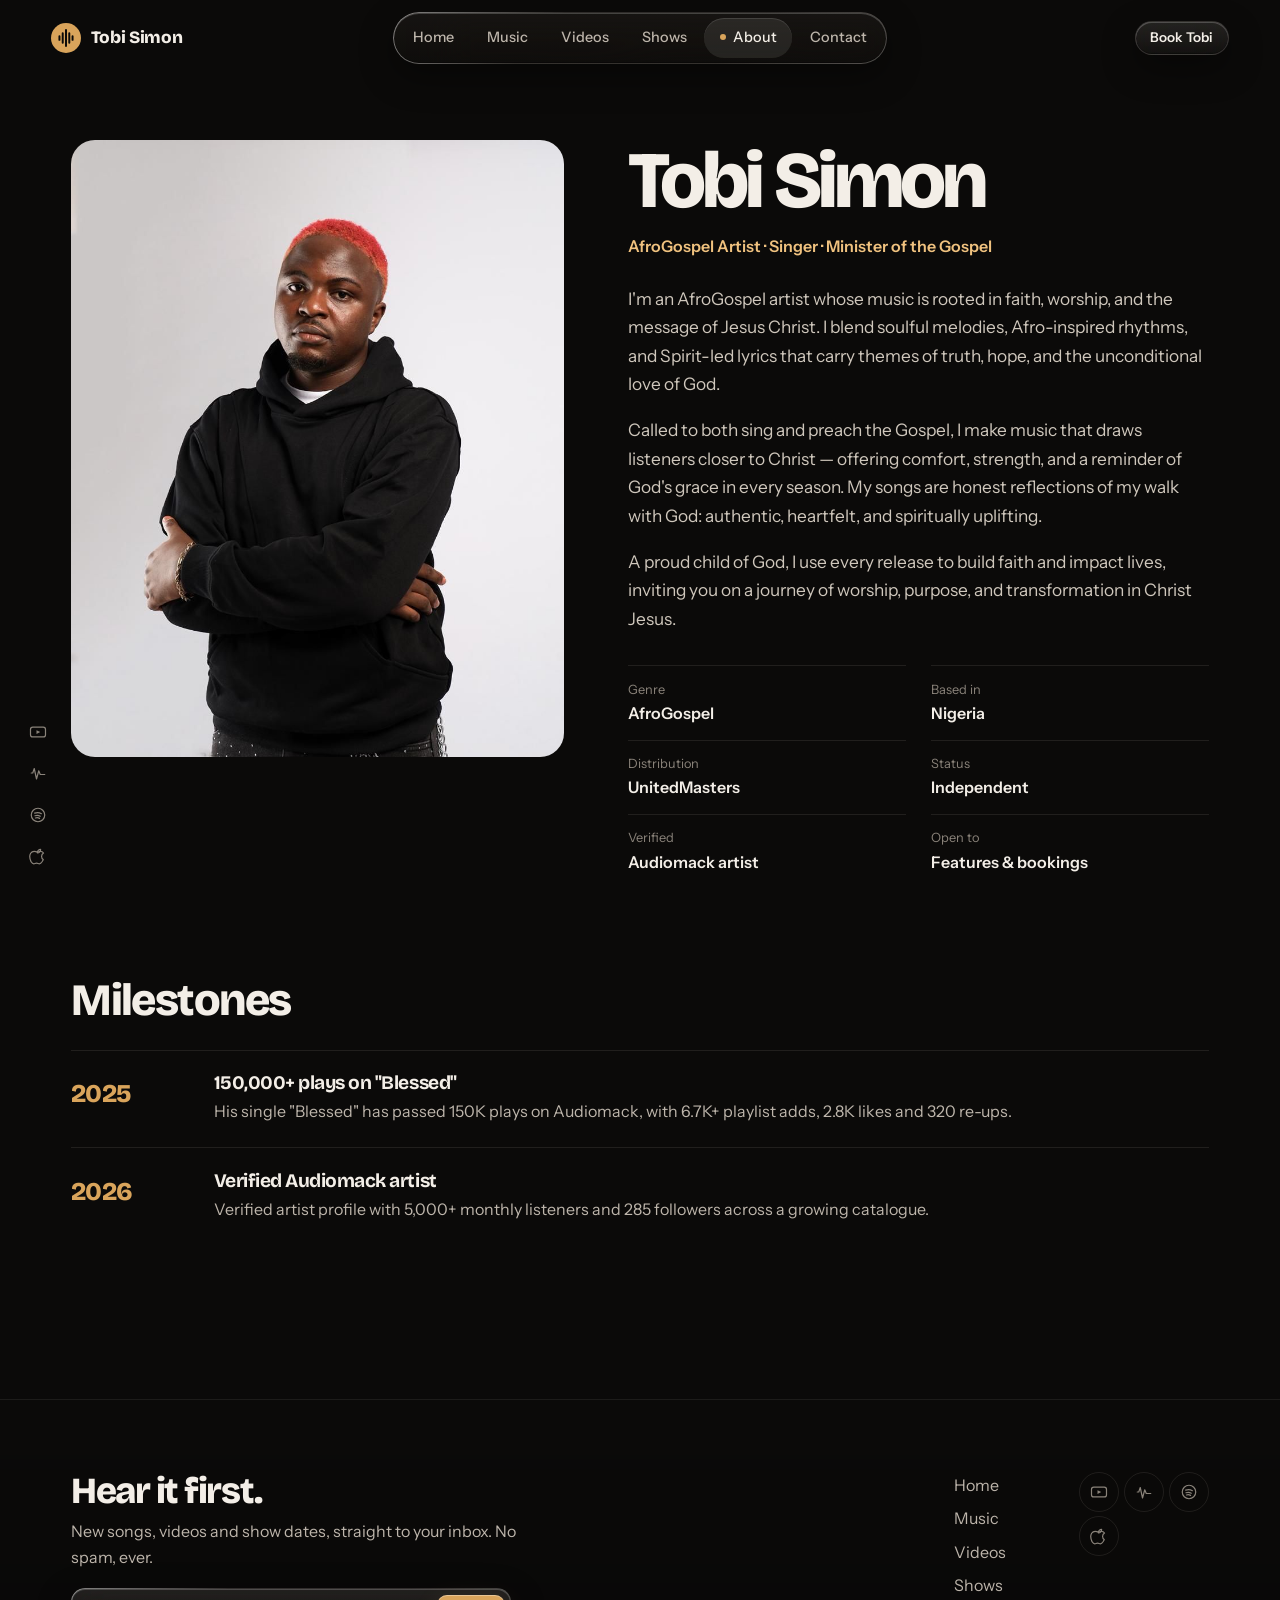
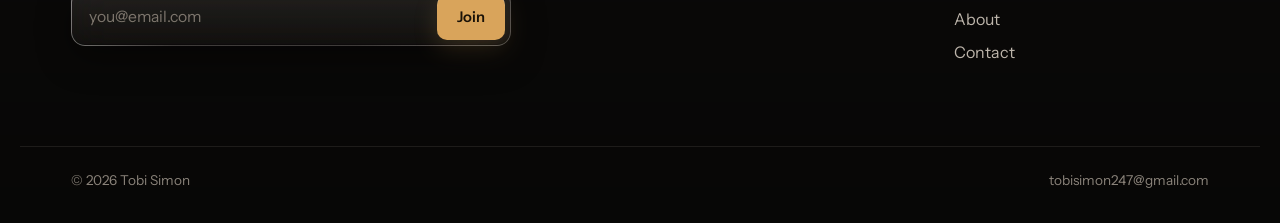
<file: about.html>
<!DOCTYPE html>
<html lang="en">
<head>
<meta charset="UTF-8">
<meta name="viewport" content="width=device-width, initial-scale=1.0, viewport-fit=cover">
<meta http-equiv="Cache-Control" content="no-cache">
<title>About — Tobi Simon</title>
<meta name="description" content="Tobi Simon is an AfroGospel artist, singer and minister of the Gospel based in Nigeria. Biography, milestones and photos.">
<meta name="theme-color" content="#0B0A09">
<meta property="og:title" content="About — Tobi Simon">
<meta property="og:description" content="AfroGospel artist, singer and minister of the Gospel.">
<meta property="og:type" content="profile">
<meta property="og:image" content="assets/img/hero.jpg">
<link rel="icon" href="assets/img/icon.svg" type="image/svg+xml">
<link rel="preconnect" href="https://fonts.googleapis.com">
<link rel="preconnect" href="https://fonts.gstatic.com" crossorigin>
<link href="https://fonts.googleapis.com/css2?family=Bricolage+Grotesque:opsz,wght@12..96,400;12..96,700;12..96,800&family=Instrument+Sans:wght@400;500;600&family=Space+Mono:wght@400;700&display=swap" rel="stylesheet">
<link rel="stylesheet" href="assets/shared.css?v=20261011">
<link rel="stylesheet" href="assets/site.css?v=20261011">
</head>
<body data-page="about">

<main id="main">
  <section class="shell about">
    <figure class="portrait" style="margin:0"><img id="portrait" alt="Tobi Simon"></figure>
    <div>
      <h1 id="name">Tobi Simon</h1>
      <p class="about__role" id="role"></p>
      <div class="about__bio" id="bio"></div>
      <dl class="facts" id="facts"></dl>
    </div>
  </section>

  <section class="shell sec" id="milesWrap">
    <h2 class="sec__h" style="margin-bottom:1.6rem">Milestones</h2>
    <div class="miles" id="miles"></div>
  </section>

  <section class="shell sec story" id="storyWrap">
    <div class="sec__top">
      <div>
        <h2 class="sec__h">Behind the music</h2>
        <p class="sec__p">The road, the studio and everywhere in between.</p>
      </div>
    </div>
    <div id="storyFlow"></div>
    <div class="cfcap" id="storyCap" aria-live="polite"></div>
  </section>
</main>

<script type="module">
import { onData, $, esc, ambientFrom } from './assets/site.js?v=20261011';
import { coverflow } from './assets/coverflow.js?v=20261011';

let STORY = [], flow = null, first = true;

onData(DATA => {
  const p = DATA.profile || {};
  if (p.heroImage){ $('#portrait').src = p.heroImage; ambientFrom(p.heroImage); }
  $('#name').textContent = p.name || 'Tobi Simon';
  $('#role').textContent = p.role || '';
  $('#bio').innerHTML = (p.bio || []).map(t => `<p>${esc(t)}</p>`).join('');
  $('#facts').innerHTML = (DATA.facts || []).map(f =>
    `<div><dt>${esc(f.k)}</dt><dd>${esc(f.v)}</dd></div>`).join('');

  const miles = DATA.achievements || [];
  $('#milesWrap').style.display = miles.length ? '' : 'none';
  $('#miles').innerHTML = miles.map(a => `
    <article class="mile"><div class="mile__d">${esc(a.date)}</div>
      <div><h3>${esc(a.title)}</h3>${a.text ? `<p>${esc(a.text)}</p>` : ''}</div></article>`).join('');

  STORY = DATA.media?.story || [];
  $('#storyWrap').style.display = STORY.length ? '' : 'none';
  if (STORY.length){
    const keep = flow ? Math.min(flow.index, STORY.length - 1) : 0;
    flow = coverflow($('#storyFlow'), {
      items: STORY, label: 'Photos', start: keep, intro: first, autoplay: 5200,
      render: m => `<div class="card__art"><img src="${esc(m.url)}" alt="${esc(m.caption || 'Photo')}" draggable="false"></div>`,
      onChange: i => {
        const m = STORY[i], cap = $('#storyCap');
        cap.innerHTML = (m.caption ? `<p style="color:var(--chalk)">${esc(m.caption)}</p>` : '') +
          (m.link ? `<a class="btn btn--quiet" href="${esc(m.link)}" target="_blank" rel="noopener">Read more</a>` : '');
      }
    });
  }
  first = false;
});
</script>
</body>
</html>
</file>
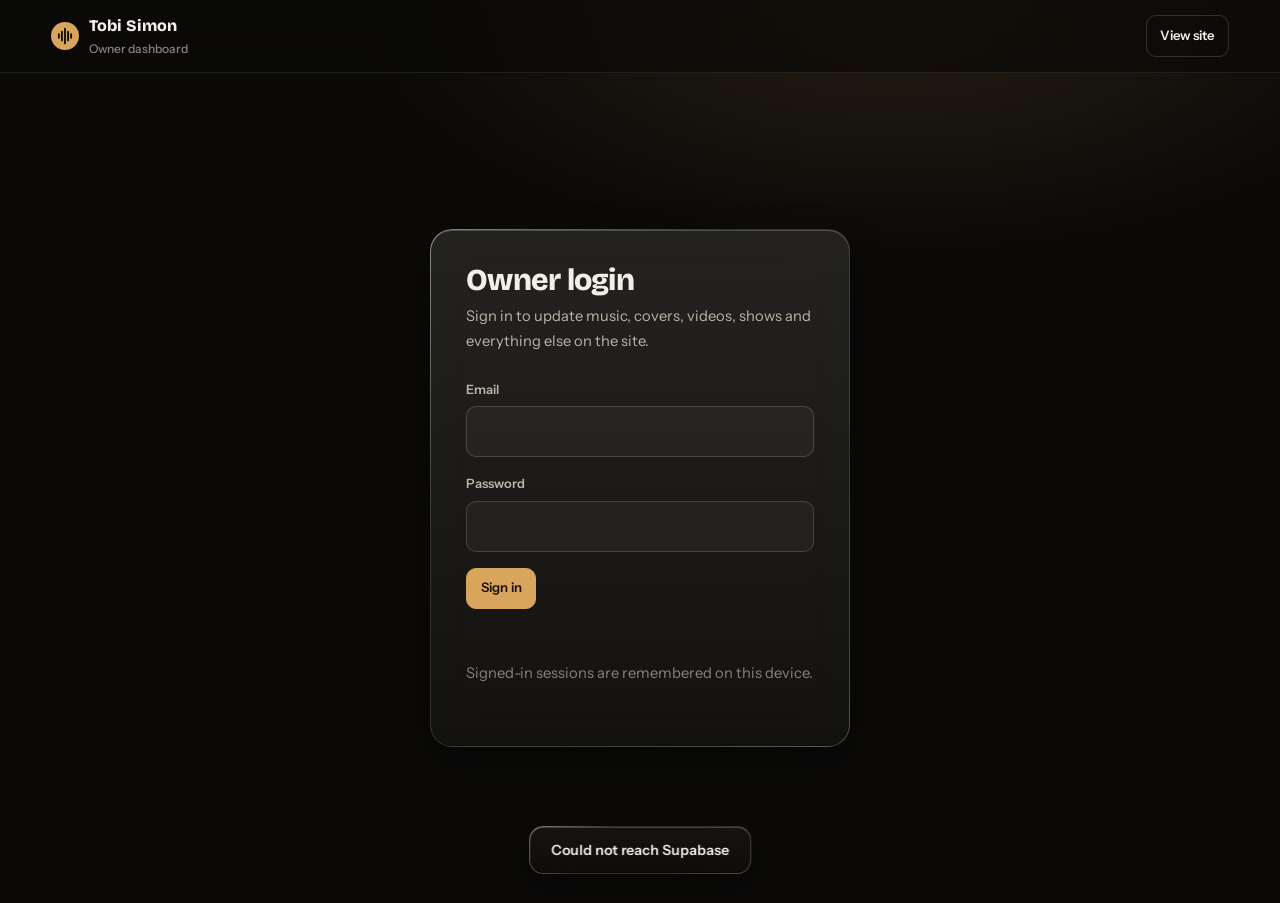
<file: admin.html>
<!DOCTYPE html>
<html lang="en">
<head>
<meta charset="UTF-8">
<meta name="viewport" content="width=device-width, initial-scale=1.0">
<meta name="robots" content="noindex,nofollow">
<meta http-equiv="Cache-Control" content="no-cache">
<title>Tobi Simon — Admin</title>
<link rel="icon" href="assets/img/icon.svg" type="image/svg+xml">
<link rel="preconnect" href="https://fonts.googleapis.com">
<link rel="preconnect" href="https://fonts.gstatic.com" crossorigin>
<link href="https://fonts.googleapis.com/css2?family=Bricolage+Grotesque:opsz,wght@12..96,400;12..96,700;12..96,800&family=Instrument+Sans:wght@400;500;600&family=Space+Mono:wght@400;700&display=swap" rel="stylesheet">
<link rel="stylesheet" href="assets/shared.css?v=20261011">

<style>
body{min-height:100vh;background:
  radial-gradient(60% 40% at 70% 0%,rgba(217,164,91,.13),transparent 70%),var(--ink)}

/* ── TOP BAR ── */
.abar{position:sticky;top:0;z-index:20;display:flex;align-items:center;justify-content:space-between;
  gap:1rem;padding:.8rem var(--gut);border-bottom:1px solid var(--line);
  background:rgba(11,10,9,.72);-webkit-backdrop-filter:blur(18px) saturate(160%);backdrop-filter:blur(18px) saturate(160%)}
.abar__mark{display:flex;align-items:center;gap:.6rem;font-family:var(--display);font-weight:800;color:var(--chalk)}
.abar__mark svg{width:28px;height:28px;color:var(--gold)}
.abar__mark small{display:block;font-family:var(--body);font-weight:500;font-size:.75rem;color:var(--mute)}
.abar__links{display:flex;align-items:center;gap:.5rem;flex-wrap:wrap;justify-content:flex-end}
.saved{font-size:.8rem;color:var(--mute)}
.saved a{color:var(--gold-hi)}

/* ── LOGIN ── */
.loginwrap{display:none;min-height:calc(100vh - 70px);place-items:center;padding:2rem var(--gut)}
.loginwrap[data-show="true"]{display:grid}
.logincard{width:100%;max-width:420px;border-radius:22px;padding:2.2rem}
.logincard > *{position:relative;z-index:2}
.logincard h1{font-size:1.9rem;font-weight:800}
.logincard p{font-size:.92rem;margin:.5rem 0 1.6rem}

/* ── DASHBOARD ── */
.dash{display:none;max-width:1180px;margin-inline:auto;padding:2rem var(--gut) 6rem;
  grid-template-columns:200px minmax(0,1fr);gap:2.4rem;align-items:start}
.dash[data-show="true"]{display:grid}
.idx{position:sticky;top:90px;display:grid;gap:.1rem}
.idx a{padding:.5rem .7rem;border-radius:var(--r-sm);font-size:.9rem;color:var(--text)}
.idx a:hover{background:rgba(255,250,242,.05);color:var(--chalk)}
.idx h1{font-size:1.5rem;font-weight:800;margin:0 0 .9rem .7rem}
@media (max-width:900px){
  .dash{grid-template-columns:1fr}
  .idx{position:static;display:flex;flex-wrap:wrap;gap:.3rem}
  .idx h1{width:100%;margin-left:0}
  .idx a{border:1px solid var(--line)}
}
.cards{display:grid;gap:1.2rem}
.card{border-radius:20px;padding:clamp(1.2rem,2.6vw,1.8rem);scroll-margin-top:90px}
.card > *{position:relative;z-index:2}
.card__h{display:flex;justify-content:space-between;align-items:baseline;gap:1rem;flex-wrap:wrap;margin-bottom:1.1rem}
.card__h h2{font-size:1.35rem;font-weight:800}
.card__h p{margin:.2rem 0 0;font-size:.88rem;color:var(--mute);flex-basis:100%}
.sub{font-family:var(--display);font-weight:700;color:var(--chalk);font-size:1rem;margin:1.6rem 0 .8rem}
.grid2{display:grid;grid-template-columns:1fr 1fr;gap:0 1rem}
.grid3{display:grid;grid-template-columns:repeat(3,1fr);gap:0 1rem}
@media (max-width:640px){ .grid2,.grid3{grid-template-columns:1fr} }
.editor{border:1px solid var(--line-2);border-radius:16px;padding:1.2rem;margin-top:1rem;background:rgba(0,0,0,.18)}
.editor[hidden]{display:none}

.statrow{display:grid;grid-template-columns:1fr 140px;gap:.7rem;align-items:center;margin-bottom:.6rem}
.statrow__l{color:var(--chalk);font-weight:500}
.statrow__l small{display:block;color:var(--mute);font-size:.75rem;font-weight:400}
.statrow .field__i{text-align:right;font-family:var(--mono)}
.statrow .field__i:disabled{opacity:.45;cursor:not-allowed}

.statgrid{display:grid;grid-template-columns:repeat(auto-fit,minmax(140px,1fr));gap:.7rem}
.stattile{border:1px solid var(--line);border-radius:14px;padding:1rem 1.1rem;background:rgba(255,250,242,.03)}
.stattile__n{font-family:var(--display);font-weight:800;font-size:1.8rem;color:var(--chalk);line-height:1.1}
.stattile__l{font-size:.78rem;color:var(--mute);margin-top:.2rem}

.thumb{width:52px;height:52px;object-fit:cover;border-radius:10px;flex:0 0 auto;background:var(--panel-2)}
.thumb--wide{width:84px;height:48px}
.item__row{display:flex;gap:.8rem;align-items:center;flex:1 1 auto;min-width:0}
.item__act{display:flex;gap:.2rem;flex:0 0 auto}
.item__act button{font-size:.8rem;color:var(--text);padding:.35rem .5rem;border-radius:8px}
.item__act button:hover{color:var(--chalk);background:rgba(255,250,242,.06)}
.item__act button[data-act="del"]:hover{color:var(--bad)}

.cover{display:grid;grid-template-columns:120px 1fr;gap:1rem;align-items:start;margin-bottom:1rem}
.cover__prev{width:120px;height:120px;border-radius:14px;object-fit:cover;background:var(--panel-2);
  border:1px dashed var(--line-2)}
.trow{display:grid;grid-template-columns:1fr 1.4fr auto;gap:.5rem;align-items:center;margin-bottom:.5rem}
.trow .field__i{padding:.6rem .75rem;font-size:.88rem}
@media (max-width:640px){ .trow{grid-template-columns:1fr auto} .trow input:nth-child(2){grid-column:1} }
.vprev{width:100%;max-width:280px;aspect-ratio:16/9;object-fit:cover;border-radius:12px;background:var(--panel-2);display:block;margin-bottom:1rem}
.vprev[hidden]{display:none}
.subs{max-height:320px;overflow:auto}
</style>
</head>
<body>

<div class="abar">
  <div class="abar__mark">
    <svg viewBox="0 0 32 32" aria-hidden="true"><circle cx="16" cy="16" r="16" fill="currentColor"/>
      <path d="M9 14v4M12.5 11v10M16 7.5v17M19.5 11v10M23 14v4" stroke="#0B0A09" stroke-width="2.1" stroke-linecap="round"/></svg>
    <div>Tobi Simon <small>Owner dashboard</small></div>
  </div>
  <div class="abar__links">
    <span class="saved" id="savedNote"></span>
    <a class="mini" href="index.html" target="_blank" rel="noopener">View site</a>
    <button class="mini" id="signOut" style="display:none">Sign out</button>
  </div>
</div>

<!-- LOGIN -->
<div class="loginwrap" id="loginWrap" data-show="true">
  <form class="logincard glass" id="loginForm">
    <h1>Owner login</h1>
    <p>Sign in to update music, covers, videos, shows and everything else on the site.</p>
    <div class="field">
      <label class="field__l" for="email">Email</label>
      <input class="field__i" type="email" id="email" autocomplete="username">
    </div>
    <div class="field">
      <label class="field__l" for="pass">Password</label>
      <input class="field__i" type="password" id="pass" autocomplete="current-password">
    </div>
    <div class="mini-row"><button class="mini mini--solid" id="doLogin" type="submit">Sign in</button></div>
    <p class="msg" id="loginMsg"></p>
    <p class="note" id="loginNote"></p>
  </form>
</div>

<!-- DASHBOARD -->
<div class="dash" id="dash">
  <nav class="idx" aria-label="Sections">
    <h1>Manage</h1>
    <a href="#overview">Overview</a>
    <a href="#releases">Releases</a>
    <a href="#videos">Videos</a>
    <a href="#shows">Shows</a>
    <a href="#uploads">Photos &amp; clips</a>
    <a href="#numbers">Numbers</a>
    <a href="#profile">Profile</a>
    <a href="#milestones">Milestones</a>
    <a href="#audience">Audience</a>
    <a href="#backup">Backup</a>
  </nav>

  <div class="cards">

    <!-- OVERVIEW -->
    <section class="card glass" id="overview">
      <div class="card__h"><h2>Overview</h2>
        <p>Every save goes live straight away. Pages already open update by themselves.</p></div>
      <div class="statgrid" id="visitorStats"></div>
      <p class="note" id="statsNote"></p>
      <div class="mini-row"><button class="mini" id="refreshStats">Refresh</button></div>
    </section>

    <!-- RELEASES -->
    <section class="card glass" id="releases">
      <div class="card__h"><h2>Releases</h2>
        <button class="mini mini--solid" id="newRelease">New release</button>
        <p>Albums, EPs and singles. Upload the cover as an image file. It's resized for the web automatically.</p></div>
      <div id="relList"></div>

      <div class="editor" id="relEditor" hidden>
        <p class="sub" style="margin-top:0" id="relEditorTitle">New release</p>
        <div class="cover">
          <img class="cover__prev" id="rArtPrev" alt="">
          <div>
            <div class="field"><label class="field__l" for="rArtFile">Cover image</label>
              <input class="field__i" id="rArtFile" type="file" accept="image/*">
              <p class="field__h">JPG or PNG, square works best. Large files are resized to 1600px.</p></div>
            <div class="field"><label class="field__l" for="rArtUrl">…or paste an image link</label>
              <input class="field__i" id="rArtUrl" placeholder="https://..."></div>
          </div>
        </div>
        <div class="grid3">
          <div class="field"><label class="field__l" for="rTitle">Title</label><input class="field__i" id="rTitle"></div>
          <div class="field"><label class="field__l" for="rKind">Type</label>
            <select class="field__i" id="rKind"><option>Single</option><option>EP</option><option>Album</option></select></div>
          <div class="field"><label class="field__l" for="rYear">Year</label><input class="field__i" id="rYear" inputmode="numeric"></div>
        </div>

        <p class="sub">Tracks</p>
        <p class="note" style="margin:-.4rem 0 .8rem">Paste the Audiomack song link, or its embed code. Either works.
          Audiomack: open the song → Share → Embed.</p>
        <div id="rTracks"></div>
        <button class="mini" id="addTrackRow" type="button">+ Add track</button>

        <p class="sub">Streaming links for this release <span class="note" style="font-family:var(--body);font-weight:400">(optional; falls back to the artist profile)</span></p>
        <div class="grid2">
          <div class="field"><label class="field__l" for="rL_audiomack">Audiomack</label><input class="field__i" id="rL_audiomack" placeholder="https://"></div>
          <div class="field"><label class="field__l" for="rL_spotify">Spotify</label><input class="field__i" id="rL_spotify" placeholder="https://"></div>
          <div class="field"><label class="field__l" for="rL_apple">Apple Music</label><input class="field__i" id="rL_apple" placeholder="https://"></div>
          <div class="field"><label class="field__l" for="rL_youtube">YouTube Music</label><input class="field__i" id="rL_youtube" placeholder="https://"></div>
        </div>
        <div class="mini-row">
          <button class="mini mini--solid" id="saveRelease">Save release</button>
          <button class="mini" id="cancelRelease" type="button">Cancel</button>
        </div>
        <p class="msg" id="relMsg"></p>
      </div>
    </section>

    <!-- VIDEOS -->
    <section class="card glass" id="videos">
      <div class="card__h"><h2>Videos</h2>
        <p>Paste any YouTube link: a normal video, a Short or youtu.be. The first music video or interview is featured on the home page. "Live" videos go in the Live section.</p></div>
      <div id="vidList"></div>
      <div class="editor" id="vidEditor">
        <p class="sub" style="margin-top:0" id="vidEditorTitle">Add a video</p>
        <img class="vprev" id="vPrev" alt="" hidden>
        <div class="field"><label class="field__l" for="vUrl">YouTube link</label>
          <input class="field__i" id="vUrl" placeholder="https://youtube.com/watch?v=..."></div>
        <div class="grid2">
          <div class="field"><label class="field__l" for="vTitle">Title</label><input class="field__i" id="vTitle"></div>
          <div class="field"><label class="field__l" for="vKind">Type</label>
            <select class="field__i" id="vKind"><option value="music">Music video</option>
              <option value="live">Live performance</option><option value="interview">Interview</option></select></div>
        </div>
        <div class="grid3">
          <div class="field"><label class="field__l" for="vDate">Date</label><input class="field__i" id="vDate" type="date"></div>
          <div class="field"><label class="field__l" for="vVenue">Venue / event</label><input class="field__i" id="vVenue"></div>
          <div class="field"><label class="field__l" for="vCity">City</label><input class="field__i" id="vCity"></div>
        </div>
        <div class="mini-row">
          <button class="mini mini--solid" id="saveVideo">Add video</button>
          <button class="mini" id="cancelVideo" type="button" hidden>Cancel</button>
        </div>
      </div>
    </section>

    <!-- SHOWS -->
    <section class="card glass" id="shows">
      <div class="card__h"><h2>Shows</h2>
        <p>Dates in the future appear under "Upcoming" with a tickets button. Once the date passes they move to "Past shows" on their own.</p></div>
      <div id="showList"></div>
      <div class="editor" id="showEditor">
        <p class="sub" style="margin-top:0" id="showEditorTitle">Add a show</p>
        <div class="grid3">
          <div class="field"><label class="field__l" for="sDate">Date</label><input class="field__i" id="sDate" type="date"></div>
          <div class="field"><label class="field__l" for="sVenue">Venue / event</label><input class="field__i" id="sVenue"></div>
          <div class="field"><label class="field__l" for="sCity">City</label><input class="field__i" id="sCity"></div>
        </div>
        <div class="grid3">
          <div class="field"><label class="field__l" for="sBilling">Billing</label>
            <select class="field__i" id="sBilling"><option>Headline</option><option>Guest</option><option>Ministration</option>
              <option>Festival</option><option>Support</option></select></div>
          <div class="field"><label class="field__l" for="sStatus">Tickets</label>
            <select class="field__i" id="sStatus"><option value="on-sale">On sale</option><option value="free">Free entry / RSVP</option>
              <option value="tba">Coming soon</option><option value="sold-out">Sold out</option></select></div>
          <div class="field"><label class="field__l" for="sTicket">Ticket / RSVP link</label><input class="field__i" id="sTicket" placeholder="https://"></div>
        </div>
        <div class="mini-row">
          <button class="mini mini--solid" id="saveShow">Add show</button>
          <button class="mini" id="cancelShow" type="button" hidden>Cancel</button>
        </div>
      </div>
    </section>

    <!-- UPLOADS -->
    <section class="card glass" id="uploads">
      <div class="card__h"><h2>Photos &amp; live clips</h2>
        <p>Photos appear as "Behind the music" on the About page. Video clips join the Live section on the Videos page. Max 50MB per file.</p></div>
      <p class="sub" style="margin-top:0">Photos</p>
      <div id="storyEditor"></div>
      <div class="grid2" style="margin-top:1rem">
        <div class="field"><label class="field__l" for="storyFile">Photo file</label>
          <input class="field__i" id="storyFile" type="file" accept="image/*"></div>
        <div class="field"><label class="field__l" for="storyCaption">Caption</label>
          <input class="field__i" id="storyCaption" placeholder="Backstage before the Lagos show"></div>
      </div>
      <div class="field"><label class="field__l" for="storyLink">Link (optional)</label>
        <input class="field__i" id="storyLink" placeholder="https://..."></div>
      <button class="mini mini--solid" id="addStory">Upload photo</button>
      <p class="note" id="storyStatus" style="margin-top:.6rem"></p>

      <p class="sub">Live clips</p>
      <div id="voiceEditor"></div>
      <div class="grid2" style="margin-top:1rem">
        <div class="field"><label class="field__l" for="voiceFile">Video file</label>
          <input class="field__i" id="voiceFile" type="file" accept="video/*"></div>
        <div class="field"><label class="field__l" for="voiceCaption">Caption</label>
          <input class="field__i" id="voiceCaption" placeholder="Soundcheck, Lagos"></div>
      </div>
      <div class="field"><label class="field__l" for="voiceLink">Link (optional)</label>
        <input class="field__i" id="voiceLink" placeholder="https://..."></div>
      <button class="mini mini--solid" id="addVoice">Upload clip</button>
      <p class="note" id="voiceStatus" style="margin-top:.6rem"></p>
    </section>

    <!-- NUMBERS -->
    <section class="card glass" id="numbers">
      <div class="card__h"><h2>Streaming numbers</h2>
        <p>Locked rows fetch their own number. Everything else you type in from that platform's artist dashboard.</p></div>
      <div id="statEditor"></div>
      <div class="mini-row"><button class="mini mini--solid" id="saveStats">Save numbers</button></div>

      <p class="sub">Top songs per platform</p>
      <div class="field"><label class="field__l" for="tsPlatform">Platform</label>
        <select class="field__i" id="tsPlatform"></select></div>
      <div id="tsList"></div>
      <div class="grid2" style="margin-top:.8rem">
        <div class="field"><label class="field__l" for="tsTitle">Song title</label><input class="field__i" id="tsTitle"></div>
        <div class="field"><label class="field__l" for="tsPlays">Plays on that platform</label>
          <input class="field__i" id="tsPlays" type="number" min="0"></div>
      </div>
      <button class="mini mini--solid" id="addTs">Add song</button>
    </section>

    <!-- PROFILE -->
    <section class="card glass" id="profile">
      <div class="card__h"><h2>Profile</h2></div>
      <div class="cover">
        <img class="cover__prev" id="pHeroPrev" alt="" style="object-position:center 20%">
        <div class="field"><label class="field__l" for="pHeroFile">Portrait photo (About page)</label>
          <input class="field__i" id="pHeroFile" type="file" accept="image/*">
          <div class="mini-row"><button class="mini" id="uploadHero" type="button">Upload portrait</button></div></div>
      </div>
      <div class="grid2">
        <div class="field"><label class="field__l" for="pName">Artist name</label><input class="field__i" id="pName"></div>
        <div class="field"><label class="field__l" for="pEmail">Booking email</label><input class="field__i" id="pEmail" type="email"></div>
      </div>
      <div class="field"><label class="field__l" for="pRole">Role line</label><input class="field__i" id="pRole"></div>
      <div class="field"><label class="field__l" for="pTagline">Home page tagline</label><input class="field__i" id="pTagline"></div>
      <div class="field"><label class="field__l" for="pBio">Biography</label>
        <textarea class="field__i" id="pBio" style="min-height:200px"></textarea>
        <p class="field__h">Leave a blank line between paragraphs.</p></div>
      <div class="field"><label class="field__l" for="pFacts">Quick facts</label>
        <textarea class="field__i" id="pFacts" style="min-height:140px"></textarea>
        <p class="field__h">One per line, as <em>Label: value</em>. For example, <em>Based in: Nigeria</em>.</p></div>

      <p class="sub">Social profiles</p>
      <div class="grid2" id="socialEditor"></div>
      <p class="sub">Streaming profiles</p>
      <div class="grid2" id="linkEditor"></div>
      <div class="mini-row"><button class="mini mini--solid" id="saveProfile">Save profile</button></div>
    </section>

    <!-- MILESTONES -->
    <section class="card glass" id="milestones">
      <div class="card__h"><h2>Milestones</h2></div>
      <div id="achEditor"></div>
      <div class="grid2" style="margin-top:1rem">
        <div class="field"><label class="field__l" for="achDate">Date</label><input class="field__i" id="achDate" placeholder="March 2026"></div>
        <div class="field"><label class="field__l" for="achTitle">Title</label><input class="field__i" id="achTitle"></div>
      </div>
      <div class="field"><label class="field__l" for="achText">Detail</label><textarea class="field__i" id="achText"></textarea></div>
      <button class="mini mini--solid" id="addAch">Add milestone</button>
    </section>

    <!-- AUDIENCE -->
    <section class="card glass" id="audience">
      <div class="card__h"><h2>Mailing list</h2>
        <p>People who joined from the website. Export the list to use with Mailchimp, Brevo or Gmail.</p></div>
      <div class="subs" id="subList"></div>
      <p class="note" id="subNote"></p>
      <div class="mini-row">
        <button class="mini" id="refreshSubs">Refresh</button>
        <button class="mini" id="exportSubs">Export CSV</button>
      </div>
    </section>

    <!-- BACKUP -->
    <section class="card glass" id="backup">
      <div class="card__h"><h2>Backup</h2></div>
      <p class="note" style="margin-top:0">Copy everything as JSON: a safety net you can paste back if anything is ever lost.</p>
      <div class="mini-row"><button class="mini" id="copyJson">Copy data as JSON</button></div>
      <p class="note">Restore the written content (bio, music, numbers, milestones, shows, videos) to the
        version built into the site files. Uploaded photos and clips are kept.</p>
      <div class="mini-row"><button class="mini" id="resetContent">Restore built-in content</button></div>
    </section>
  </div>
</div>

<div class="toast glass glass--strong" id="toast" role="status"></div>

<script type="module">
import { CONFIG, DEFAULTS, esc, compact, isRealPayload, hydrate, ytId, ytThumb, showTime }
  from './assets/shared-data.js?v=20261011';

let DATA = hydrate(null);

const $  = s => document.querySelector(s);
const $$ = s => Array.from(document.querySelectorAll(s));

function toast(text){
  const t = $('#toast');
  t.textContent = text; t.dataset.show = 'true';
  clearTimeout(t._timer);
  t._timer = setTimeout(() => t.dataset.show = 'false', 3400);
}

/* ═══════════════════════════════════════════════════════════
   SUPABASE
   ═══════════════════════════════════════════════════════════ */
let sb = null;
const connected = () => Boolean(CONFIG.supabase.enabled && CONFIG.supabase.url && CONFIG.supabase.anonKey);

async function initSupabase(){
  $('#loginNote').textContent = connected()
    ? 'Signed-in sessions are remembered on this device.'
    : 'Demo mode: any email with password "demo". Changes last for this session only.';
  if (!connected()) return;

  try{
    const { createClient } = await import('https://esm.sh/@supabase/supabase-js@2');
    sb = createClient(CONFIG.supabase.url, CONFIG.supabase.anonKey);
  }catch(err){
    console.error('Supabase failed to load', err);
    toast('Could not reach Supabase');
    return;
  }
  await loadContent();
  const { data: sess } = await sb.auth.getSession();
  if (sess?.session) showDashboard();
}

async function loadContent(){
  const { data, error } = await sb.from('site_content').select('payload').eq('id', 1).maybeSingle();
  if (error) console.warn('Read failed:', error.message);
  else if (isRealPayload(data?.payload)) DATA = hydrate(data.payload);
}

async function signIn(email, password){
  if (!sb) return { ok: !connected() && password === CONFIG.demoPassword,
                    message: connected() ? 'Could not reach Supabase.' : 'Demo mode: the password is "demo".' };
  const { error } = await sb.auth.signInWithPassword({ email, password });
  return { ok: !error, message: error?.message };
}

async function persist(){
  const note = $('#savedNote');
  if (!sb){ toast('Saved for this session only (demo mode)'); return true; }
  const { error } = await sb.from('site_content').upsert({ id: 1, payload: DATA }, { onConflict: 'id' });
  if (error){
    console.error('Save failed:', error);
    toast('Save failed: ' + error.message);
    return false;
  }
  toast('Saved. The site is updated.');
  note.innerHTML = `Saved ${new Date().toLocaleTimeString([], { hour:'2-digit', minute:'2-digit' })}`;
  return true;
}

function showDashboard(){
  $('#loginWrap').dataset.show = 'false';
  $('#dash').dataset.show = 'true';
  $('#signOut').style.display = '';
  renderAdmin();
  loadStats();
  loadSubs();
}
function showLogin(){
  $('#loginWrap').dataset.show = 'true';
  $('#dash').dataset.show = 'false';
  $('#signOut').style.display = 'none';
}

/* ═══════════════════════════════════════════════════════════
   UPLOADS — one helper for covers, portrait, photos and clips.
   Images are resized in the browser first so a 12MB phone photo
   becomes a crisp ~300KB file that loads fast for visitors.
   ═══════════════════════════════════════════════════════════ */
const MAX_FILE_BYTES = 50 * 1024 * 1024;

async function resizeImage(file, max = 1600, quality = .86){
  if (!/^image\/(jpeg|png|webp)$/.test(file.type)) return file;   // gifs, svgs etc. as-is
  try{
    const bmp = await createImageBitmap(file);
    const scale = Math.min(1, max / Math.max(bmp.width, bmp.height));
    if (scale === 1 && file.size < 1.5e6) return file;
    const c = document.createElement('canvas');
    c.width = Math.round(bmp.width * scale); c.height = Math.round(bmp.height * scale);
    c.getContext('2d').drawImage(bmp, 0, 0, c.width, c.height);
    const blob = await new Promise(r => c.toBlob(r, 'image/jpeg', quality));
    return blob ? new File([blob], file.name.replace(/\.\w+$/, '') + '.jpg', { type: 'image/jpeg' }) : file;
  }catch{ return file; }
}

const readAsDataUrl = f => new Promise((ok, bad) => {
  const r = new FileReader(); r.onload = () => ok(r.result); r.onerror = bad; r.readAsDataURL(f);
});

/* → { url, path } or null. In demo mode the image is kept as a data
   URL so you can still see the result. */
async function uploadFile(prefix, file, { image = false } = {}){
  if (!file) return null;
  if (image) file = await resizeImage(file);
  if (file.size > MAX_FILE_BYTES){ toast('That file is over 50MB. Compress it first.'); return null; }
  if (!sb){
    if (image) return { url: await readAsDataUrl(file), path: '' };
    toast('Uploads need Supabase. Demo mode can’t store files.'); return null;
  }
  const safeName = file.name.replace(/[^a-zA-Z0-9.\-_]/g, '_');
  const path = `${prefix}/${Date.now()}-${safeName}`;
  const { error } = await sb.storage.from('media').upload(path, file, { contentType: file.type, cacheControl: '31536000' });
  if (error){ toast('Upload failed: ' + error.message); return null; }
  const { data: pub } = sb.storage.from('media').getPublicUrl(path);
  return { url: pub.publicUrl, path };
}
async function removeStored(path){
  if (!sb || !path) return;
  const { error } = await sb.storage.from('media').remove([path]);
  if (error) console.warn('Storage cleanup failed:', error.message);
}

/* live preview of a chosen image file */
function previewFile(input, img){
  input.addEventListener('change', () => {
    const f = input.files[0];
    if (f) img.src = URL.createObjectURL(f);
  });
}

/* ═══════════════════════════════════════════════════════════
   VISITOR STATS
   ═══════════════════════════════════════════════════════════ */
function readableTime(seconds){
  const s = Number(seconds) || 0;
  if (s < 60) return s + 's';
  const m = Math.floor(s / 60), rest = s % 60;
  return rest ? `${m}m ${rest}s` : `${m}m`;
}
function paintStats(rows){
  $('#visitorStats').innerHTML = rows.map(r => `
    <div class="stattile"><div class="stattile__n">${esc(r.value)}</div>
      <div class="stattile__l">${esc(r.label)}</div></div>`).join('');
}
let SUB_COUNT = null;
async function loadStats(){
  const note = $('#statsNote');
  if (!sb){ paintStats([]); note.textContent = 'Connect Supabase to collect visitor statistics.'; return; }
  note.textContent = 'Loading…';
  const { data, error } = await sb.rpc('get_site_stats');
  if (error){
    paintStats([]);
    note.textContent = error.message.includes('function')
      ? 'Not set up yet. Run supabase/schema.sql in the Supabase SQL editor.'
      : 'Could not load statistics: ' + error.message;
    return;
  }
  const s = Array.isArray(data) ? data[0] : data;
  if (!s){ paintStats([]); note.textContent = 'No visits recorded yet.'; return; }
  const rows = [
    { label: 'Unique visitors',   value: compact(s.unique_visitors) },
    { label: 'Page views',        value: compact(s.total_visits) },
    { label: 'Avg. time on site', value: readableTime(s.avg_seconds) },
    { label: 'Booking clicks',    value: compact(Number(s.contact_clicks || 0) + Number(s.talk_clicks || 0)) }
  ];
  if (SUB_COUNT !== null) rows.push({ label: 'Mailing list', value: compact(SUB_COUNT) });
  paintStats(rows);
  note.textContent = 'Anonymous counts. No cookies, IP addresses or personal data are stored.';
}
$('#refreshStats').addEventListener('click', loadStats);

/* ═══════════════════════════════════════════════════════════
   RELEASES
   ═══════════════════════════════════════════════════════════ */
let relIdx = null;   // index being edited, null = new

/* Accept the song page link, the embed link, or the whole <iframe> code. */
function normalizeEmbed(raw){
  let s = String(raw || '').trim();
  const src = s.match(/src=["']([^"']+)["']/i);
  if (src) s = src[1];
  const am = s.match(/^https?:\/\/(?:www\.)?audiomack\.com\/(?!embed\/)([^/]+)\/(song|album|playlist)\/([^/?#]+)/i);
  if (am) s = `https://audiomack.com/embed/${am[2]}/${am[1]}/${am[3]}`;
  const sp = s.match(/^https?:\/\/open\.spotify\.com\/(track|album)\/([\w]+)/i);
  if (sp) s = `https://open.spotify.com/embed/${sp[1]}/${sp[2]}`;
  return s;
}

function renderReleases(){
  $('#relList').innerHTML = DATA.albums.map((a, i) => `
    <div class="item"><div class="item__row">
        ${a.art ? `<img class="thumb" src="${esc(a.art)}" alt="" onerror="this.style.visibility='hidden'">` : '<span class="thumb"></span>'}
        <div><div class="item__t">${esc(a.title)}</div>
          <div class="item__s">${esc(a.kind || 'Album')} · ${esc(a.year || '—')} · ${(a.tracks || []).length} ${(a.tracks || []).length === 1 ? 'track' : 'tracks'}
            ${a.art ? '' : ' · <span style="color:var(--bad)">no cover</span>'}</div></div></div>
      <div class="item__act"><button data-rel="edit" data-i="${i}">Edit</button>
        <button data-rel="del" data-act="del" data-i="${i}">Remove</button></div>
    </div>`).join('') || '<p class="note" style="margin-top:0">No releases yet.</p>';
}

function trackRow(t = { title:'', embed:'' }){
  return `<div class="trow">
    <input class="field__i" data-f="title" placeholder="Track title" value="${esc(t.title)}">
    <input class="field__i" data-f="embed" placeholder="Audiomack link or embed code" value="${esc(t.embed)}">
    <div class="item__act"><button type="button" data-trow="up" aria-label="Move up">↑</button>
      <button type="button" data-trow="del" data-act="del" aria-label="Remove track">✕</button></div></div>`;
}

function openRelease(i){
  relIdx = i;
  const a = i === null ? { title:'', kind:'Single', year: String(new Date().getFullYear()), art:'', links:{}, tracks:[{ title:'', embed:'' }] } : DATA.albums[i];
  $('#relEditorTitle').textContent = i === null ? 'New release' : 'Edit “' + a.title + '”';
  $('#rTitle').value = a.title || '';
  $('#rKind').value = ['Single','EP','Album'].includes(a.kind) ? a.kind : 'Album';
  $('#rYear').value = a.year || '';
  $('#rArtFile').value = '';
  $('#rArtPrev').src = a.art || '';
  $('#rArtPrev').style.visibility = a.art ? '' : 'hidden';
  $('#rArtUrl').value = a.artPath || String(a.art || '').startsWith('data:') ? '' : (a.art || '');
  ['audiomack','spotify','apple','youtube'].forEach(k => $('#rL_' + k).value = a.links?.[k] || '');
  $('#rTracks').innerHTML = (a.tracks || []).map(trackRow).join('');
  $('#relMsg').textContent = '';
  $('#relEditor').hidden = false;
  $('#relEditor').scrollIntoView({ behavior: 'smooth', block: 'start' });
  $('#rTitle').focus({ preventScroll: true });
}

async function saveRelease(){
  const title = $('#rTitle').value.trim();
  const msg = $('#relMsg');
  if (!title){ msg.dataset.kind = 'bad'; msg.textContent = 'Give the release a title.'; return; }
  const btn = $('#saveRelease'); btn.disabled = true;

  const isNew = relIdx === null;
  const a = isNew ? { title, kind:'Single', year:'', art:'', artPath:'', links:{}, tracks:[] } : DATA.albums[relIdx];
  a.title = title;
  a.kind  = $('#rKind').value;
  a.year  = $('#rYear').value.trim();
  a.links = {};
  ['audiomack','spotify','apple','youtube'].forEach(k => { const v = $('#rL_' + k).value.trim(); if (v) a.links[k] = v; });
  a.tracks = $$('#rTracks .trow').map(r => ({
    title: r.querySelector('[data-f="title"]').value.trim(),
    embed: normalizeEmbed(r.querySelector('[data-f="embed"]').value)
  })).filter(t => t.title);

  const file = $('#rArtFile').files[0];
  const pasted = $('#rArtUrl').value.trim();
  const oldPath = a.artPath || '';
  if (file){
    msg.dataset.kind = ''; msg.textContent = 'Uploading cover…';
    const up = await uploadFile('covers', file, { image: true });
    if (!up){ btn.disabled = false; msg.textContent = ''; return; }
    a.art = up.url; a.artPath = up.path;
  } else if (pasted && pasted !== a.art){
    a.art = pasted; a.artPath = '';
  }
  if (oldPath && oldPath !== a.artPath) removeStored(oldPath);   // replaced: tidy the old file

  if (isNew) DATA.albums.push(a);
  const ok = await persist();
  btn.disabled = false;
  if (ok){
    $('#relEditor').hidden = true; relIdx = null;
    msg.textContent = '';
    renderAdmin();
  }
}

$('#newRelease').addEventListener('click', () => openRelease(null));
$('#cancelRelease').addEventListener('click', () => { $('#relEditor').hidden = true; relIdx = null; });
$('#saveRelease').addEventListener('click', saveRelease);
$('#addTrackRow').addEventListener('click', () => {
  $('#rTracks').insertAdjacentHTML('beforeend', trackRow());
  $$('#rTracks .trow').at(-1).querySelector('input').focus();
});
$('#rTracks').addEventListener('click', e => {
  const b = e.target.closest('[data-trow]'); if (!b) return;
  const row = b.closest('.trow');
  if (b.dataset.trow === 'del') row.remove();
  if (b.dataset.trow === 'up' && row.previousElementSibling) row.parentNode.insertBefore(row, row.previousElementSibling);
});
previewFile($('#rArtFile'), $('#rArtPrev'));
$('#rArtFile').addEventListener('change', () => $('#rArtPrev').style.visibility = '');
$('#rArtUrl').addEventListener('change', () => {
  const v = $('#rArtUrl').value.trim();
  if (v && !$('#rArtFile').files[0]){ $('#rArtPrev').src = v; $('#rArtPrev').style.visibility = ''; }
});

/* ═══════════════════════════════════════════════════════════
   VIDEOS
   ═══════════════════════════════════════════════════════════ */
const VKIND = { music:'Music video', live:'Live', interview:'Interview' };
let vidIdx = null;

function renderVideos(){
  $('#vidList').innerHTML = DATA.videos.map((v, i) => {
    const id = ytId(v.url);
    return `<div class="item"><div class="item__row">
        ${id ? `<img class="thumb thumb--wide" src="${ytThumb(id, 'mqdefault')}" alt="">` : '<span class="thumb thumb--wide"></span>'}
        <div><div class="item__t">${esc(v.title || 'Untitled')}</div>
          <div class="item__s">${esc(VKIND[v.kind] || v.kind)}${v.venue ? ' · ' + esc(v.venue) : ''}${id ? '' : ' · <span style="color:var(--bad)">link not recognised</span>'}</div></div></div>
      <div class="item__act">
        <button data-vid="up" data-i="${i}" aria-label="Move up">↑</button>
        <button data-vid="edit" data-i="${i}">Edit</button>
        <button data-vid="del" data-act="del" data-i="${i}">Remove</button></div></div>`;
  }).join('') || '<p class="note" style="margin-top:0">No videos yet.</p>';
}
function resetVideoForm(){
  vidIdx = null;
  ['vUrl','vTitle','vDate','vVenue','vCity'].forEach(id => $('#' + id).value = '');
  $('#vKind').value = 'music';
  $('#vPrev').hidden = true;
  $('#vidEditorTitle').textContent = 'Add a video';
  $('#saveVideo').textContent = 'Add video';
  $('#cancelVideo').hidden = true;
}
$('#vUrl').addEventListener('input', () => {
  const id = ytId($('#vUrl').value);
  $('#vPrev').hidden = !id;
  if (id) $('#vPrev').src = ytThumb(id, 'mqdefault');
});
$('#saveVideo').addEventListener('click', async () => {
  const url = $('#vUrl').value.trim();
  if (!ytId(url)){ toast('That doesn’t look like a YouTube link'); return; }
  const v = { url, title: $('#vTitle').value.trim() || 'Untitled video', kind: $('#vKind').value,
              date: $('#vDate').value, venue: $('#vVenue').value.trim(), city: $('#vCity').value.trim() };
  if (vidIdx === null) DATA.videos.unshift(v); else DATA.videos[vidIdx] = v;
  resetVideoForm(); renderVideos(); await persist();
});
$('#cancelVideo').addEventListener('click', resetVideoForm);
$('#vidList').addEventListener('click', async e => {
  const b = e.target.closest('[data-vid]'); if (!b) return;
  const i = Number(b.dataset.i);
  if (b.dataset.vid === 'edit'){
    const v = DATA.videos[i]; vidIdx = i;
    $('#vUrl').value = v.url; $('#vTitle').value = v.title || ''; $('#vKind').value = v.kind || 'music';
    $('#vDate').value = /^\d{4}-\d{2}-\d{2}$/.test(v.date || '') ? v.date : '';
    $('#vVenue').value = v.venue || ''; $('#vCity').value = v.city || '';
    $('#vUrl').dispatchEvent(new Event('input'));
    $('#vidEditorTitle').textContent = 'Edit video';
    $('#saveVideo').textContent = 'Save changes';
    $('#cancelVideo').hidden = false;
    $('#vidEditor').scrollIntoView({ behavior: 'smooth', block: 'center' });
    return;
  }
  if (b.dataset.vid === 'up' && i > 0) [DATA.videos[i - 1], DATA.videos[i]] = [DATA.videos[i], DATA.videos[i - 1]];
  if (b.dataset.vid === 'del'){ if (!confirm('Remove this video?')) return; DATA.videos.splice(i, 1); resetVideoForm(); }
  renderVideos(); await persist();
});

/* ═══════════════════════════════════════════════════════════
   SHOWS
   ═══════════════════════════════════════════════════════════ */
let showIdx = null;
const SSTATUS = { 'on-sale':'On sale', free:'Free / RSVP', tba:'Coming soon', 'sold-out':'Sold out' };

function renderShows(){
  const today = new Date(); today.setHours(0,0,0,0);
  const order = DATA.shows.map((s, i) => ({ s, i })).sort((x, y) => (showTime(y.s) || 0) - (showTime(x.s) || 0));
  $('#showList').innerHTML = order.map(({ s, i }) => {
    const past = !(showTime(s) >= today.getTime());
    return `<div class="item"><div class="item__row"><div>
        <div class="item__t">${esc(s.venue)}${past ? ' <span class="item__s">(past)</span>' : ''}</div>
        <div class="item__s">${esc(s.date || 'No date')} · ${esc(s.city || '')} · ${esc(SSTATUS[s.status] || '')}</div></div></div>
      <div class="item__act"><button data-show="edit" data-i="${i}">Edit</button>
        <button data-show="del" data-act="del" data-i="${i}">Remove</button></div></div>`;
  }).join('') || '<p class="note" style="margin-top:0">No shows yet. The Shows page shows a "Book Tobi" card meanwhile.</p>';
}
function resetShowForm(){
  showIdx = null;
  ['sDate','sVenue','sCity','sTicket'].forEach(id => $('#' + id).value = '');
  $('#sBilling').value = 'Headline'; $('#sStatus').value = 'on-sale';
  $('#showEditorTitle').textContent = 'Add a show';
  $('#saveShow').textContent = 'Add show';
  $('#cancelShow').hidden = true;
}
$('#saveShow').addEventListener('click', async () => {
  const venue = $('#sVenue').value.trim();
  if (!venue){ toast('Give the show a venue or event name'); return; }
  if (!$('#sDate').value){ toast('Pick the date'); return; }
  const s = { date: $('#sDate').value, venue, city: $('#sCity').value.trim(), billing: $('#sBilling').value,
              status: $('#sStatus').value, ticketUrl: $('#sTicket').value.trim() };
  if (showIdx === null) DATA.shows.push(s); else DATA.shows[showIdx] = s;
  resetShowForm(); renderShows(); await persist();
});
$('#cancelShow').addEventListener('click', resetShowForm);
$('#showList').addEventListener('click', async e => {
  const b = e.target.closest('[data-show]'); if (!b) return;
  const i = Number(b.dataset.i);
  if (b.dataset.show === 'edit'){
    const s = DATA.shows[i]; showIdx = i;
    $('#sDate').value = /^\d{4}-\d{2}-\d{2}$/.test(s.date || '') ? s.date : '';
    $('#sVenue').value = s.venue || ''; $('#sCity').value = s.city || '';
    $('#sBilling').value = s.billing || 'Headline'; $('#sStatus').value = s.status || 'tba';
    $('#sTicket').value = s.ticketUrl || '';
    $('#showEditorTitle').textContent = 'Edit show';
    $('#saveShow').textContent = 'Save changes';
    $('#cancelShow').hidden = false;
    $('#showEditor').scrollIntoView({ behavior: 'smooth', block: 'center' });
    return;
  }
  if (!confirm('Remove this show?')) return;
  DATA.shows.splice(i, 1); resetShowForm(); renderShows(); await persist();
});

/* ═══════════════════════════════════════════════════════════
   PHOTOS & CLIPS
   ═══════════════════════════════════════════════════════════ */
function renderMediaEditors(){
  $('#storyEditor').innerHTML = (DATA.media.story || []).map((m, i) => `
    <div class="item"><div class="item__row">
        <img class="thumb" src="${esc(m.url)}" alt="" loading="lazy" onerror="this.style.visibility='hidden'">
        <div><div class="item__t">${esc(m.caption || 'Untitled photo')}</div>
          <div class="item__s">${m.link ? esc(m.link) : 'No link'}</div></div></div>
      <div class="item__act"><button data-media="story" data-act="del" data-i="${i}">Remove</button></div></div>`).join('')
    || '<p class="note" style="margin-top:0">No photos uploaded yet.</p>';
  $('#voiceEditor').innerHTML = (DATA.media.voice || []).map((m, i) => `
    <div class="item"><div class="item__row">
        <video class="thumb" src="${esc(m.url)}#t=0.5" muted preload="metadata"></video>
        <div><div class="item__t">${esc(m.caption || 'Untitled clip')}</div>
          <div class="item__s">${m.link ? esc(m.link) : 'No link'}</div></div></div>
      <div class="item__act"><button data-media="voice" data-act="del" data-i="${i}">Remove</button></div></div>`).join('')
    || '<p class="note" style="margin-top:0">No clips uploaded yet.</p>';
}
async function uploadMedia(kind){
  const p = kind === 'story' ? 'story' : 'voice';
  const fileInput = $(`#${p}File`), cap = $(`#${p}Caption`), link = $(`#${p}Link`), status = $(`#${p}Status`);
  const file = fileInput.files[0];
  if (!file){ toast('Choose a file first'); return; }
  status.textContent = 'Uploading…';
  const up = await uploadFile(kind, file, { image: kind === 'story' });
  status.textContent = '';
  if (!up) return;
  DATA.media[kind].push({ url: up.url, path: up.path, caption: cap.value.trim(), link: link.value.trim() });
  fileInput.value = cap.value = link.value = '';
  renderMediaEditors();
  await persist();
}
$('#addStory').addEventListener('click', () => uploadMedia('story'));
$('#addVoice').addEventListener('click', () => uploadMedia('voice'));
$('#uploads').addEventListener('click', async e => {
  const b = e.target.closest('[data-media]'); if (!b) return;
  const kind = b.dataset.media, i = Number(b.dataset.i);
  const item = DATA.media[kind]?.[i]; if (!item) return;
  DATA.media[kind].splice(i, 1);
  renderMediaEditors();
  await persist();
  removeStored(item.path);
});

/* ═══════════════════════════════════════════════════════════
   NUMBERS
   ═══════════════════════════════════════════════════════════ */
function renderNumbers(){
  $('#statEditor').innerHTML = DATA.platforms.map(p => `
    <div class="statrow">
      <div class="statrow__l">${esc(p.name)}<small>${p.live ? 'automatic · locked' : 'typed in by you'} · ${esc(p.unit)}</small></div>
      <input class="field__i" type="number" min="0" data-pid="${esc(p.id)}" value="${p.value}" ${p.live && CONFIG.liveEndpoint ? 'disabled' : ''}></div>`).join('');
  const pSel = $('#tsPlatform'), keep = pSel.value;
  pSel.innerHTML = DATA.platforms.map(p => `<option value="${esc(p.id)}">${esc(p.name)}</option>`).join('');
  if (keep) pSel.value = keep;
  renderTopSongs();
}
function renderTopSongs(){
  const p = DATA.platforms.find(x => x.id === $('#tsPlatform').value);
  const songs = p && Array.isArray(p.top) ? p.top : [];
  $('#tsList').innerHTML = songs.length ? songs.map((s, i) => `
      <div class="item"><div><div class="item__t">${esc(s.title)}</div>
        <div class="item__s">${compact(s.plays)} plays</div></div>
        <div class="item__act"><button data-ts="${i}" data-act="del">Remove</button></div></div>`).join('')
    : '<p class="note" style="margin-top:0">No songs added for this platform yet.</p>';
}
function stamp(){
  DATA.updated = new Date().toLocaleDateString('en-GB', { day:'numeric', month:'long', year:'numeric' });
}
function snapshot(){
  const today = new Date().toISOString().slice(0,10);
  const row = { date: today };
  DATA.platforms.forEach(p => row[p.id] = p.value);
  DATA.history = (DATA.history || []).filter(h => h.date !== today);
  DATA.history.push(row);
  if (DATA.history.length > 400) DATA.history = DATA.history.slice(-400);
}
$('#saveStats').addEventListener('click', () => {
  $$('#statEditor input').forEach(input => {
    if (input.disabled) return;
    const p = DATA.platforms.find(x => x.id === input.dataset.pid);
    if (p) p.value = Number(input.value) || 0;
  });
  stamp(); snapshot(); renderNumbers(); persist();
});
$('#tsPlatform').addEventListener('change', renderTopSongs);
$('#addTs').addEventListener('click', () => {
  const title = $('#tsTitle').value.trim();
  if (!title){ toast('Give the song a title'); return; }
  const p = DATA.platforms.find(x => x.id === $('#tsPlatform').value);
  if (!p) return;
  p.top = Array.isArray(p.top) ? p.top : [];
  p.top.push({ title, plays: Number($('#tsPlays').value) || 0 });
  p.top.sort((a, b) => b.plays - a.plays);
  $('#tsTitle').value = $('#tsPlays').value = '';
  renderTopSongs(); persist();
});
$('#tsList').addEventListener('click', e => {
  const b = e.target.closest('[data-ts]'); if (!b) return;
  const p = DATA.platforms.find(x => x.id === $('#tsPlatform').value);
  if (p?.top) p.top.splice(Number(b.dataset.ts), 1);
  renderTopSongs(); persist();
});

/* ═══════════════════════════════════════════════════════════
   PROFILE
   ═══════════════════════════════════════════════════════════ */
const SOCIALS = { instagram:'Instagram', tiktok:'TikTok', youtube:'YouTube channel', facebook:'Facebook', x:'X (Twitter)' };
function renderProfile(){
  const p = DATA.profile;
  $('#pHeroPrev').src = p.heroImage || '';
  $('#pName').value = p.name || '';
  $('#pEmail').value = p.email || '';
  $('#pRole').value = p.role || '';
  $('#pTagline').value = p.tagline || '';
  $('#pBio').value = (p.bio || []).join('\n\n');
  $('#pFacts').value = (DATA.facts || []).map(f => `${f.k}: ${f.v}`).join('\n');
  $('#socialEditor').innerHTML = Object.entries(SOCIALS).map(([k, l]) => `
    <div class="field"><label class="field__l" for="so_${k}">${l}</label>
      <input class="field__i" id="so_${k}" data-social="${k}" value="${esc(p.socials?.[k] || '')}" placeholder="https://"></div>`).join('');
  $('#linkEditor').innerHTML = DATA.platforms.map(x => `
    <div class="field"><label class="field__l">${esc(x.name)}</label>
      <input class="field__i" data-link="${esc(x.id)}" value="${esc(x.url || '')}" placeholder="https://"></div>`).join('');
}
$('#saveProfile').addEventListener('click', () => {
  const p = DATA.profile;
  p.name    = $('#pName').value.trim() || 'Tobi Simon';
  p.email   = $('#pEmail').value.trim();
  p.role    = $('#pRole').value.trim();
  p.tagline = $('#pTagline').value.trim();
  p.bio     = $('#pBio').value.split(/\n\s*\n/).map(s => s.trim()).filter(Boolean);
  DATA.facts = $('#pFacts').value.split('\n').map(l => {
    const at = l.indexOf(':');
    return at > 0 ? { k: l.slice(0, at).trim(), v: l.slice(at + 1).trim() } : null;
  }).filter(f => f && f.k && f.v);
  p.socials = p.socials || {};
  $$('[data-social]').forEach(i => p.socials[i.dataset.social] = i.value.trim());
  $$('[data-link]').forEach(i => { const x = DATA.platforms.find(y => y.id === i.dataset.link); if (x) x.url = i.value.trim(); });
  persist();
});
previewFile($('#pHeroFile'), $('#pHeroPrev'));
$('#uploadHero').addEventListener('click', async () => {
  const file = $('#pHeroFile').files[0];
  if (!file){ toast('Choose a photo first'); return; }
  toast('Uploading portrait…');
  const up = await uploadFile('portrait', file, { image: true });
  if (!up) return;
  const old = DATA.profile.heroPath;
  DATA.profile.heroImage = up.url; DATA.profile.heroPath = up.path;
  $('#pHeroFile').value = '';
  if (await persist()) removeStored(old);
});

/* ═══════════════════════════════════════════════════════════
   MILESTONES
   ═══════════════════════════════════════════════════════════ */
function renderMilestones(){
  $('#achEditor').innerHTML = DATA.achievements.map((a, i) => `
    <div class="item"><div><div class="item__t">${esc(a.title)}</div><div class="item__s">${esc(a.date)}</div></div>
      <div class="item__act"><button data-ach="${i}" data-act="del">Remove</button></div></div>`).join('');
}
$('#addAch').addEventListener('click', () => {
  const title = $('#achTitle').value.trim();
  if (!title){ toast('Give the milestone a title'); return; }
  DATA.achievements.unshift({ date: $('#achDate').value.trim() || '—', title, text: $('#achText').value.trim() });
  $('#achDate').value = $('#achTitle').value = $('#achText').value = '';
  renderMilestones(); persist();
});
$('#achEditor').addEventListener('click', e => {
  const b = e.target.closest('[data-ach]'); if (!b) return;
  DATA.achievements.splice(Number(b.dataset.ach), 1); renderMilestones(); persist();
});

/* ═══════════════════════════════════════════════════════════
   MAILING LIST
   ═══════════════════════════════════════════════════════════ */
let SUBS = [];
async function loadSubs(){
  const note = $('#subNote');
  if (!sb){ note.textContent = 'Connect Supabase to collect sign-ups.'; return; }
  const { data, error } = await sb.from('subscribers').select('email,source,created_at').order('created_at', { ascending: false });
  if (error){
    note.textContent = /relation|does not exist|schema cache/i.test(error.message)
      ? 'Not set up yet. Run supabase/schema.sql in the Supabase SQL editor.'
      : 'Could not load the list: ' + error.message;
    return;
  }
  SUBS = data || [];
  SUB_COUNT = SUBS.length;
  $('#subList').innerHTML = SUBS.map(s => `
    <div class="item"><div><div class="item__t">${esc(s.email)}</div>
      <div class="item__s">${new Date(s.created_at).toLocaleDateString('en-GB', { day:'numeric', month:'short', year:'numeric' })} · ${esc(s.source || '')}</div></div>
      <div class="item__act"><button data-sub="${esc(s.email)}" data-act="del">Remove</button></div></div>`).join('');
  note.textContent = SUBS.length ? `${SUBS.length} ${SUBS.length === 1 ? 'person' : 'people'} on the list.` : 'Nobody has joined yet.';
  loadStats();
}
$('#refreshSubs').addEventListener('click', loadSubs);
$('#subList').addEventListener('click', async e => {
  const b = e.target.closest('[data-sub]'); if (!b || !sb) return;
  if (!confirm('Remove ' + b.dataset.sub + ' from the list?')) return;
  const { error } = await sb.from('subscribers').delete().eq('email', b.dataset.sub);
  if (error){ toast('Could not remove: ' + error.message); return; }
  loadSubs();
});
$('#exportSubs').addEventListener('click', () => {
  if (!SUBS.length){ toast('Nothing to export yet'); return; }
  const q = v => `"${String(v ?? '').replace(/"/g, '""')}"`;
  const csv = ['email,joined,source', ...SUBS.map(s => [q(s.email), q(s.created_at), q(s.source)].join(','))].join('\n');
  const a = document.createElement('a');
  a.href = URL.createObjectURL(new Blob([csv], { type: 'text/csv' }));
  a.download = `tobi-simon-mailing-list-${new Date().toISOString().slice(0,10)}.csv`;
  a.click();
  setTimeout(() => URL.revokeObjectURL(a.href), 1000);
});

/* ═══════════════════════════════════════════════════════════
   RENDER ALL + WIRING
   ═══════════════════════════════════════════════════════════ */
function renderAdmin(){
  renderReleases(); renderVideos(); renderShows(); renderMediaEditors();
  renderNumbers(); renderProfile(); renderMilestones();
}

/* every Remove click on a release */
$('#relList').addEventListener('click', async e => {
  const b = e.target.closest('[data-rel]'); if (!b) return;
  const i = Number(b.dataset.i);
  if (b.dataset.rel === 'edit'){ openRelease(i); return; }
  const a = DATA.albums[i];
  if (!confirm(`Remove “${a.title}” and its tracks from the site?`)) return;
  DATA.albums.splice(i, 1);
  $('#relEditor').hidden = true; relIdx = null;
  renderReleases();
  if (await persist()) removeStored(a.artPath);
});

$('#loginForm').addEventListener('submit', async e => {
  e.preventDefault();
  const msg = $('#loginMsg');
  msg.dataset.kind = ''; msg.textContent = 'Checking…';
  const res = await signIn($('#email').value.trim(), $('#pass').value);
  if (!res.ok){
    msg.dataset.kind = 'bad';
    msg.textContent = res.message || 'That email and password did not match.';
    return;
  }
  msg.textContent = ''; $('#pass').value = '';
  if (sb) await loadContent();   // always edit the latest saved version
  showDashboard();
});

$('#signOut').addEventListener('click', async () => {
  if (sb) await sb.auth.signOut();
  showLogin();
  toast('Signed out');
});

$('#resetContent').addEventListener('click', () => {
  if (!confirm('Replace text, music, numbers, milestones, shows and videos with the built-in content?\n\nUploaded photos and clips are KEPT.')) return;
  const keepMedia = structuredClone(DATA.media);
  DATA = structuredClone(DEFAULTS);
  DATA.media = keepMedia;
  renderAdmin(); persist();
});

$('#copyJson').addEventListener('click', async () => {
  try{
    await navigator.clipboard.writeText(JSON.stringify(DATA, null, 2));
    toast('Copied to clipboard');
  }catch{ toast('Copy blocked. Open the console and run copy(DATA)'); }
});

initSupabase();
</script>
</body>
</html>
</file>
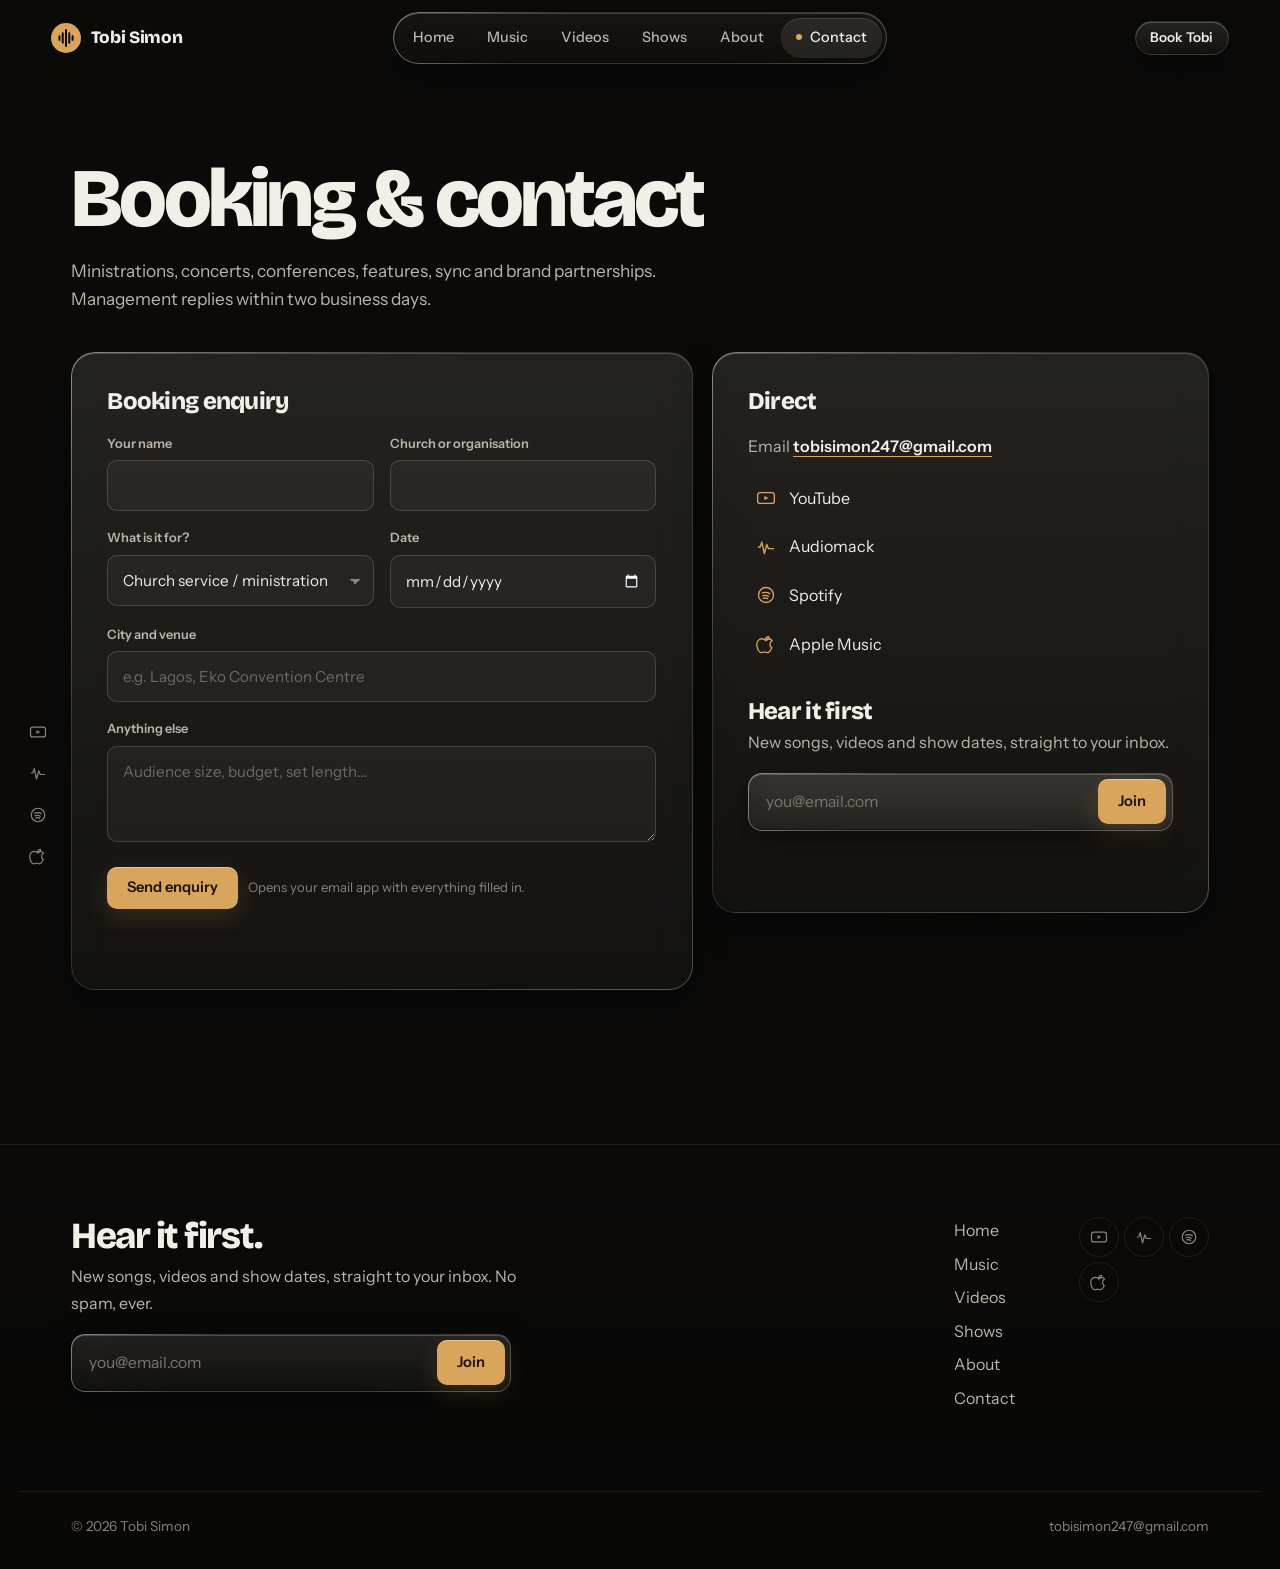
<file: contact.html>
<!DOCTYPE html>
<html lang="en">
<head>
<meta charset="UTF-8">
<meta name="viewport" content="width=device-width, initial-scale=1.0, viewport-fit=cover">
<meta http-equiv="Cache-Control" content="no-cache">
<title>Booking &amp; contact — Tobi Simon</title>
<meta name="description" content="Book Tobi Simon for ministrations, concerts, conferences, features and brand partnerships.">
<meta name="theme-color" content="#0B0A09">
<meta property="og:title" content="Book Tobi Simon">
<meta property="og:description" content="Ministrations, concerts, conferences, features and brand partnerships.">
<meta property="og:image" content="assets/img/hero.jpg">
<link rel="icon" href="assets/img/icon.svg" type="image/svg+xml">
<link rel="preconnect" href="https://fonts.googleapis.com">
<link rel="preconnect" href="https://fonts.gstatic.com" crossorigin>
<link href="https://fonts.googleapis.com/css2?family=Bricolage+Grotesque:opsz,wght@12..96,400;12..96,700;12..96,800&family=Instrument+Sans:wght@400;500;600&family=Space+Mono:wght@400;700&display=swap" rel="stylesheet">
<link rel="stylesheet" href="assets/shared.css?v=20261011">
<link rel="stylesheet" href="assets/site.css?v=20261011">
</head>
<body data-page="contact">

<main id="main">
  <header class="shell phead">
    <h1>Booking &amp; contact</h1>
    <p>Ministrations, concerts, conferences, features, sync and brand partnerships.
      Management replies within two business days.</p>
  </header>

  <section class="shell contact">
    <form class="panel glass" id="book" novalidate>
      <h2>Booking enquiry</h2>
      <div class="grid2">
        <div class="field"><label class="field__l" for="bName">Your name</label>
          <input class="field__i" id="bName" autocomplete="name" required></div>
        <div class="field"><label class="field__l" for="bOrg">Church or organisation</label>
          <input class="field__i" id="bOrg" autocomplete="organization"></div>
        <div class="field"><label class="field__l" for="bType">What is it for?</label>
          <select class="field__i" id="bType">
            <option>Church service / ministration</option><option>Concert</option>
            <option>Conference or festival</option><option>Feature / collaboration</option>
            <option>Brand partnership</option><option>Something else</option></select></div>
        <div class="field"><label class="field__l" for="bDate">Date</label>
          <input class="field__i" id="bDate" type="date"></div>
      </div>
      <div class="field"><label class="field__l" for="bCity">City and venue</label>
        <input class="field__i" id="bCity" placeholder="e.g. Lagos, Eko Convention Centre"></div>
      <div class="field"><label class="field__l" for="bMsg">Anything else</label>
        <textarea class="field__i" id="bMsg" placeholder="Audience size, budget, set length…"></textarea></div>
      <div class="release__actions" style="align-items:center">
        <button class="btn btn--gold press" type="submit">Send enquiry</button>
        <span class="note" style="margin:0">Opens your email app with everything filled in.</span>
      </div>
      <p class="msg" id="bMsgOut" aria-live="polite"></p>
    </form>

    <aside class="panel glass">
      <h2>Direct</h2>
      <p class="direct">Email <a id="mail" href="#" data-track="contact_click"></a></p>
      <div class="socials" id="socials"></div>
      <h2 style="margin-top:2rem;margin-bottom:.3rem">Hear it first</h2>
      <p style="margin:0">New songs, videos and show dates, straight to your inbox.</p>
      <div id="signupSlot"></div>
    </aside>
  </section>
</main>

<script type="module">
import { onData, $, esc, icon, socialLinks, signupForm, track, fmtDate } from './assets/site.js?v=20261011';

let EMAIL = '';
$('#signupSlot').innerHTML = signupForm('contact');

onData(DATA => {
  EMAIL = DATA.profile?.email || '';
  $('#mail').textContent = EMAIL;
  $('#mail').href = 'mailto:' + EMAIL;
  $('#socials').innerHTML = socialLinks(DATA).map(s =>
    `<a class="press" href="${esc(s.url)}" target="_blank" rel="noopener">${icon(s.id)} ${esc(s.name)}</a>`).join('');
});

/* No server needed: the form becomes a pre-written email, so nothing is
   lost if a mail server is down and replies go straight to management. */
$('#book').addEventListener('submit', e => {
  e.preventDefault();
  const v = id => $('#' + id).value.trim();
  const out = $('#bMsgOut');
  if (!v('bName')){ out.dataset.kind = 'bad'; out.textContent = 'Please add your name.'; $('#bName').focus(); return; }
  const subject = `Booking enquiry: ${v('bType')}${v('bDate') ? ' on ' + fmtDate(v('bDate')) : ''}`;
  const body = [
    `Name: ${v('bName')}`,
    v('bOrg') && `Organisation: ${v('bOrg')}`,
    `For: ${v('bType')}`,
    v('bDate') && `Date: ${fmtDate(v('bDate'))}`,
    v('bCity') && `Where: ${v('bCity')}`,
    '', v('bMsg')
  ].filter(x => x !== '' && x !== undefined && x !== false).join('\n');
  track('contact_click');
  out.dataset.kind = 'ok'; out.textContent = 'Opening your email app…';
  location.href = `mailto:${EMAIL}?subject=${encodeURIComponent(subject)}&body=${encodeURIComponent(body)}`;
});
</script>
</body>
</html>
</file>
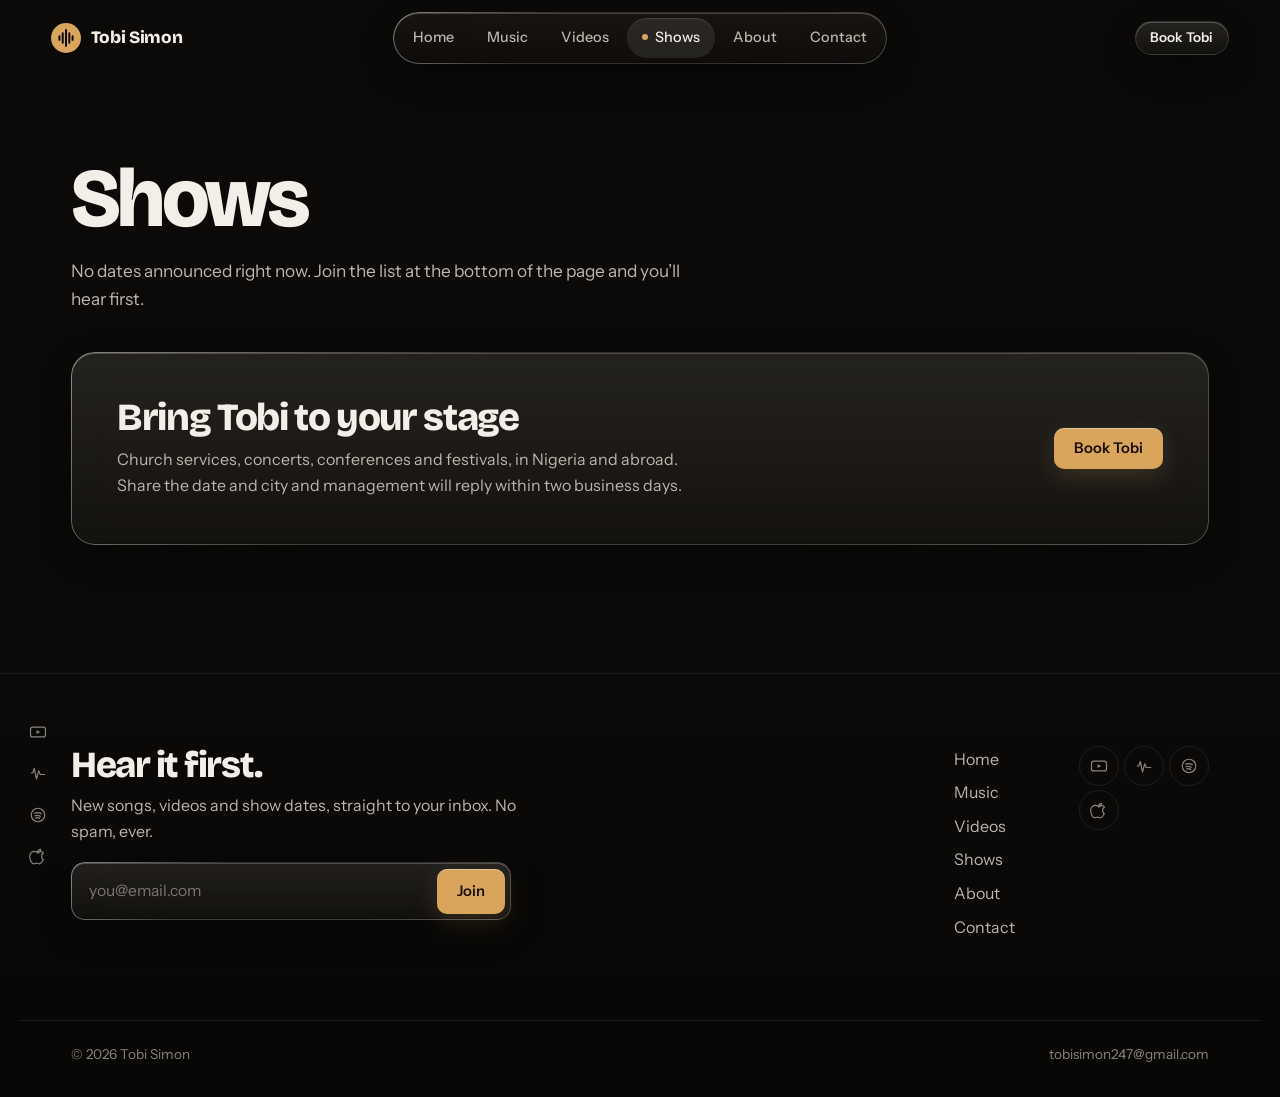
<file: shows.html>
<!DOCTYPE html>
<html lang="en">
<head>
<meta charset="UTF-8">
<meta name="viewport" content="width=device-width, initial-scale=1.0, viewport-fit=cover">
<meta http-equiv="Cache-Control" content="no-cache">
<title>Shows — Tobi Simon</title>
<meta name="description" content="Upcoming shows, concerts and ministrations by Tobi Simon, with tickets. Book Tobi for your church, concert or conference.">
<meta name="theme-color" content="#0B0A09">
<meta property="og:title" content="Shows — Tobi Simon">
<meta property="og:description" content="Upcoming shows and tickets. Book Tobi for your event.">
<meta property="og:image" content="assets/img/hero.jpg">
<link rel="icon" href="assets/img/icon.svg" type="image/svg+xml">
<link rel="preconnect" href="https://fonts.googleapis.com">
<link rel="preconnect" href="https://fonts.gstatic.com" crossorigin>
<link href="https://fonts.googleapis.com/css2?family=Bricolage+Grotesque:opsz,wght@12..96,400;12..96,700;12..96,800&family=Instrument+Sans:wght@400;500;600&family=Space+Mono:wght@400;700&display=swap" rel="stylesheet">
<link rel="stylesheet" href="assets/shared.css?v=20261011">
<link rel="stylesheet" href="assets/site.css?v=20261011">
</head>
<body data-page="shows">

<main id="main">
  <header class="shell phead">
    <h1>Shows</h1>
    <p id="intro"></p>
  </header>

  <section class="shell" aria-label="Upcoming shows">
    <div class="shows" id="upcoming"></div>
  </section>

  <section class="shell sec" id="pastWrap">
    <h2 class="sec__h" style="margin-bottom:1.6rem">Past shows</h2>
    <div class="past" id="past"></div>
  </section>

  <section class="shell" style="padding-bottom:clamp(2rem,5vw,4rem)" id="bookWrap">
    <div class="bookcard glass">
      <div>
        <h2>Bring Tobi to your stage</h2>
        <p>Church services, concerts, conferences and festivals, in Nigeria and abroad.
          Share the date and city and management will reply within two business days.</p>
      </div>
      <a class="btn btn--gold press" href="contact.html" data-track="talk_click">Book Tobi</a>
    </div>
  </section>
</main>

<script type="module">
import { onData, $, esc, fmtDate } from './assets/site.js?v=20261011';
import { splitShows } from './assets/shared-data.js?v=20261011';

const STATUS = { 'on-sale':'', free:'Free entry', 'sold-out':'Sold out', tba:'Tickets soon' };

onData(DATA => {
  const { upcoming, past } = splitShows(DATA.shows);

  $('#intro').textContent = upcoming.length
    ? `${upcoming.length === 1 ? 'One date' : upcoming.length + ' dates'} on the calendar. See you there.`
    : 'No dates announced right now. Join the list at the bottom of the page and you’ll hear first.';

  $('#upcoming').innerHTML = upcoming.map(s => {
    const [y, m, d] = s.date.split('-').map(Number);
    const dt = new Date(y, m - 1, d);
    const btn = s.status === 'sold-out' || !s.ticketUrl ? ''
      : `<a class="btn btn--gold btn--sm press" href="${esc(s.ticketUrl)}" target="_blank" rel="noopener">${s.status === 'free' ? 'RSVP' : 'Tickets'}</a>`;
    return `<article class="show glass">
      <div class="show__d"><b>${d}</b><span>${dt.toLocaleDateString('en-GB', { month:'short' })} ${y}</span></div>
      <div>
        <h3>${esc(s.venue)}</h3>
        <p>${esc([s.city, s.billing, dt.toLocaleDateString('en-GB', { weekday:'long' })].filter(Boolean).join(' — '))}</p>
      </div>
      <div class="show__go">${STATUS[s.status] ? `<span class="show__st">${STATUS[s.status]}</span>` : ''}${btn}</div>
    </article>`;
  }).join('');

  $('#pastWrap').style.display = past.length ? '' : 'none';
  $('#past').innerHTML = past.map(s => `
    <div class="past__r">
      <span class="past__d">${esc(fmtDate(s.date))}</span>
      <span class="past__v">${esc(s.venue)}</span>
      <span class="past__c">${esc(s.city || '')}</span>
    </div>`).join('');
});
</script>
</body>
</html>
</file>
<file: assets/shared.css>
/* ═══════════════════════════════════════════════════════════
   SHARED — tokens, resets, the liquid-glass system and small
   components used by every public page AND admin.html.
   Change a token here and it updates everywhere.
   ═══════════════════════════════════════════════════════════ */

:root{
  /* palette: near-black + warm gold */
  --ink:#0B0A09;          /* page background */
  --panel:#141210;        /* solid surfaces */
  --panel-2:#1C1916;
  --line:rgba(255,244,228,.09);
  --line-2:rgba(255,244,228,.16);
  --gold:#D9A45B;         /* the one accent */
  --gold-hi:#F0C27F;      /* numbers, hover */
  --chalk:#F3EEE7;        /* headings */
  --text:#BDB5AB;         /* body */
  --mute:#8A837A;         /* secondary */
  --bad:#E08A6E;

  /* aliases kept so older component names keep working */
  --umber:var(--panel); --umber-lo:#100E0C; --cognac:var(--gold); --brass:var(--gold-hi);
  --concrete:var(--mute); --graphite:#2A2622;

  /* ambient light — site.js tints this from the cover on screen */
  --amb:217,164,91;

  /* liquid glass */
  --glass-fill:linear-gradient(180deg,rgba(255,250,242,.10) 0%,rgba(255,250,242,.035) 100%);
  --glass-line:rgba(255,248,238,.13);
  --glass-blur:blur(22px) saturate(170%);
  --glass-shadow:inset 0 1px 0 rgba(255,255,255,.20), inset 0 -1px 0 rgba(0,0,0,.30),
                 0 12px 34px rgba(0,0,0,.38);

  --display:'Bricolage Grotesque',system-ui,sans-serif;
  --body:'Instrument Sans',system-ui,sans-serif;
  --mono:'Space Mono',ui-monospace,monospace;

  --gut:clamp(1rem,4vw,3.5rem);
  --max:1240px; --nav-h:76px;
  --r:14px;               /* the one radius language: 14 / 10 for small controls */
  --r-sm:10px;
  --spring:cubic-bezier(.34,1.45,.5,1);
  --out:cubic-bezier(.2,.8,.2,1);
}

*,*::before,*::after{box-sizing:border-box}
html{scroll-behavior:smooth;scroll-padding-top:calc(var(--nav-h) + 12px);background:var(--ink)}
body{margin:0;background:var(--ink);color:var(--text);
  font-family:var(--body);font-size:16px;line-height:1.65;-webkit-font-smoothing:antialiased;
  overflow-x:hidden}
body[data-locked="true"]{overflow:hidden}
img{max-width:100%;display:block}
a{color:inherit;text-decoration:none}
button{font:inherit;cursor:pointer;border:none;background:none;color:inherit;padding:0}
input,textarea,select{font:inherit}
iframe{border:0;display:block}
:focus-visible{outline:2px solid var(--gold-hi);outline-offset:3px}
::selection{background:rgba(217,164,91,.35);color:var(--chalk)}

.shell{width:100%;max-width:var(--max);margin-inline:auto;padding-inline:var(--gut)}
h1,h2,h3,h4{font-family:var(--display);color:var(--chalk);margin:0;line-height:1.04;letter-spacing:-.025em}
.skip{position:absolute;left:-9999px;top:0;z-index:300;background:var(--gold-hi);
  color:var(--ink);padding:.7rem 1.1rem;font-weight:600;border-radius:var(--r-sm)}
.skip:focus{left:1rem;top:1rem}
.sr{position:absolute;width:1px;height:1px;overflow:hidden;clip:rect(0 0 0 0);white-space:nowrap}

/* ═══════════════════════════════════════════════════════════
   LIQUID GLASS
   A translucent fill that blurs and saturates whatever is behind
   it, a lit top edge, a shaded bottom edge, and a specular rim
   drawn by ::before. Chromium also gets real refraction through
   the SVG filter #lg (see site.js → html.lg-refract).
   ═══════════════════════════════════════════════════════════ */
.glass{position:relative;isolation:isolate;
  background:var(--glass-fill);
  -webkit-backdrop-filter:var(--glass-blur);backdrop-filter:var(--glass-blur);
  border:1px solid var(--glass-line);box-shadow:var(--glass-shadow)}
.glass::before{content:"";position:absolute;inset:-1px;border-radius:inherit;padding:1px;pointer-events:none;
  background:linear-gradient(135deg,rgba(255,255,255,.42) 0%,rgba(255,255,255,0) 32%,
                                    rgba(255,255,255,0) 68%,rgba(255,255,255,.16) 100%);
  -webkit-mask:linear-gradient(#000 0 0) content-box,linear-gradient(#000 0 0);
  -webkit-mask-composite:xor;mask-composite:exclude;z-index:1}
.glass--strong{background:linear-gradient(180deg,rgba(30,27,24,.62),rgba(18,16,14,.55))}
html.lg-refract .glass--refract{
  -webkit-backdrop-filter:url(#lg) blur(16px) saturate(170%);backdrop-filter:url(#lg) blur(16px) saturate(170%)}
@supports not ((backdrop-filter:blur(1px)) or (-webkit-backdrop-filter:blur(1px))){
  .glass{background:rgba(22,20,18,.94)}
}

/* Press: the iOS "squish". site.js sets --mx/--my to the pointer and
   toggles .is-pressed; a light bloom follows the finger. */
.press{position:relative;overflow:hidden;transform:translateZ(0);
  transition:transform .42s var(--spring),background-color .2s,border-color .2s,color .2s}
.press::after{content:"";position:absolute;inset:0;border-radius:inherit;pointer-events:none;
  background:radial-gradient(160px circle at var(--mx,50%) var(--my,50%),rgba(255,248,236,.22),transparent 60%);
  opacity:0;transition:opacity .35s}
.press:hover::after{opacity:.55}
.press.is-pressed{transform:scale(.965);transition-duration:.12s}
.press.is-pressed::after{opacity:1;transition-duration:.08s}
.ripple{position:absolute;border-radius:50%;pointer-events:none;width:12px;height:12px;margin:-6px 0 0 -6px;
  background:rgba(255,248,236,.32);transform:scale(0);animation:ripple .6s var(--out) forwards}
@keyframes ripple{to{transform:scale(28);opacity:0}}

/* ═══════════════════════════════════════════════════════════
   BUTTONS
   ═══════════════════════════════════════════════════════════ */
.btn{display:inline-flex;align-items:center;justify-content:center;gap:.55rem;
  font-family:var(--body);font-weight:600;font-size:.92rem;line-height:1;
  padding:.85rem 1.25rem;border-radius:var(--r-sm);color:var(--chalk);white-space:nowrap}
.btn svg{width:16px;height:16px;flex:0 0 auto}
.btn--gold{background:var(--gold);color:#1A1208;box-shadow:inset 0 1px 0 rgba(255,255,255,.35),0 8px 24px rgba(217,164,91,.18)}
.btn--gold:hover{background:var(--gold-hi)}
.btn--glass{color:var(--chalk)}
.btn--glass:hover{border-color:var(--line-2)}
.btn--quiet{color:var(--text);padding-inline:.4rem}
.btn--quiet:hover{color:var(--chalk)}
.btn--sm{padding:.6rem .9rem;font-size:.84rem}

/* ═══════════════════════════════════════════════════════════
   FORMS (newsletter, contact, admin)
   ═══════════════════════════════════════════════════════════ */
.field{margin-bottom:1rem}
.field__l{display:block;font-size:.8rem;font-weight:600;color:var(--text);margin-bottom:.4rem}
.field__h{font-size:.78rem;color:var(--mute);margin-top:.35rem;line-height:1.5}
.field__i{width:100%;background:rgba(255,250,242,.04);border:1px solid var(--line-2);border-radius:var(--r-sm);
  padding:.75rem .9rem;color:var(--chalk);font-size:.95rem;transition:border-color .2s,background .2s}
.field__i::placeholder{color:#6F6961}
.field__i:focus{border-color:var(--gold);background:rgba(255,250,242,.06);outline:none}
textarea.field__i{min-height:96px;resize:vertical}
select.field__i{appearance:none;background-image:linear-gradient(45deg,transparent 50%,var(--mute) 50%),
  linear-gradient(135deg,var(--mute) 50%,transparent 50%);
  background-position:calc(100% - 18px) 52%,calc(100% - 13px) 52%;background-size:5px 5px;background-repeat:no-repeat;
  padding-right:2.2rem}
select.field__i option{background:var(--panel);color:var(--chalk)}
input[type="file"].field__i{padding:.6rem .7rem;font-size:.85rem}
input[type="date"].field__i{color-scheme:dark}
.note{font-size:.82rem;line-height:1.6;color:var(--mute);margin-top:1rem}
.msg{font-size:.85rem;margin-top:.8rem;min-height:1.2rem;line-height:1.5}
.msg[data-kind="bad"]{color:var(--bad)}
.msg[data-kind="ok"]{color:var(--gold-hi)}

/* small admin controls */
.mini{display:inline-flex;align-items:center;gap:.4rem;font-size:.82rem;font-weight:600;
  padding:.55rem .85rem;border:1px solid var(--line-2);border-radius:var(--r-sm);color:var(--chalk)}
.mini:hover{border-color:var(--gold);color:var(--gold-hi)}
.mini--solid{background:var(--gold);color:#1A1208;border-color:var(--gold)}
.mini--solid:hover{background:var(--gold-hi);color:#1A1208}
.mini-row{display:flex;gap:.55rem;flex-wrap:wrap;margin-top:.9rem}
.item{display:flex;justify-content:space-between;gap:.8rem;align-items:center;
  padding:.7rem 0;border-bottom:1px solid var(--line)}
.item__t{font-size:.92rem;color:var(--chalk)}
.item__s{font-size:.78rem;color:var(--mute);margin-top:.1rem;word-break:break-all;line-height:1.5}
.item__x{font-size:.8rem;color:var(--mute);flex:0 0 auto;padding:.3rem .4rem;border-radius:8px}
.item__x:hover{color:var(--bad)}

.toast{position:fixed;left:50%;bottom:1.6rem;transform:translate(-50%,180%);z-index:400;
  color:var(--chalk);font-size:.88rem;font-weight:600;border-radius:var(--r);
  padding:.8rem 1.3rem;transition:transform .45s var(--spring);
  max-width:min(90vw,460px);text-align:center;line-height:1.5}
.toast[data-show="true"]{transform:translate(-50%,0)}
.toast:not([data-show="true"]){visibility:hidden;transition:transform .45s var(--spring),visibility 0s .45s}

@media (prefers-reduced-motion:reduce){
  html{scroll-behavior:auto}
  *,*::before,*::after{animation-duration:.01ms!important;transition-duration:.01ms!important}
}
</file>
<file: assets/site.css>
/* ═══════════════════════════════════════════════════════════
   PUBLIC SITE — layout and components for every public page.
   Tokens, glass and buttons live in shared.css.
   ═══════════════════════════════════════════════════════════ */

@property --amb-c{syntax:'<color>';inherits:true;initial-value:rgb(217 164 91)}
:root{transition:--amb-c 1.4s ease}

/* first visit only: hold the page until real content arrives (≤3s) */
main{transition:opacity .45s ease}
html[data-loading="true"] main{opacity:0}

/* ── AMBIENT LIGHT ─────────────────────────────────────────
   The one background system: the cover on screen, blurred huge,
   plus a glow in its colour. Everything glass sits over this. */
.ambient{position:fixed;inset:0;z-index:-1;pointer-events:none;overflow:hidden;
  background:
    radial-gradient(70% 55% at 50% 18%,color-mix(in srgb,var(--amb-c) 20%,transparent),transparent 72%),
    var(--ink)}
.ambient__img{position:absolute;left:50%;top:-10vh;width:max(120vw,1200px);height:auto;aspect-ratio:1;
  transform:translateX(-50%);object-fit:cover;filter:blur(90px) saturate(140%);opacity:0;
  transition:opacity 1.4s ease}
.ambient__img[data-on="true"]{opacity:.26}
.ambient::after{content:"";position:absolute;inset:0;
  background:linear-gradient(180deg,rgba(11,10,9,.15) 0%,rgba(11,10,9,.55) 45%,var(--ink) 85%)}

/* ── NAV ─────────────────────────────────────────────────── */
.nav{position:fixed;inset:0 0 auto 0;z-index:100;height:var(--nav-h);transition:background .3s}
.nav::before{content:"";position:absolute;inset:0 0 -24px;z-index:-1;pointer-events:none;opacity:0;transition:opacity .3s;
  background:linear-gradient(180deg,rgba(11,10,9,.88) 30%,rgba(11,10,9,0))}
.nav[data-scrolled="true"]::before{opacity:1}
.nav__in{height:100%;display:grid;grid-template-columns:1fr auto 1fr;align-items:center;gap:1rem;
  padding-inline:var(--gut);max-width:1440px;margin-inline:auto}
.brand{display:flex;align-items:center;gap:.6rem;color:var(--chalk);justify-self:start}
.brand__mark{width:30px;height:30px;color:var(--gold);flex:0 0 auto}
.brand__mark svg{width:100%;height:100%}
.brand__name{font-family:var(--display);font-weight:800;font-size:1.08rem;letter-spacing:-.02em}
.nav__pill{display:flex;gap:.15rem;padding:.3rem;border-radius:999px}
.nav__a{position:relative;z-index:2;font-size:.9rem;font-weight:500;color:var(--text);
  padding:.5rem .95rem;border-radius:999px}
.nav__a:hover{color:var(--chalk)}
.nav__a[aria-current="page"]{color:var(--chalk);background:rgba(255,250,242,.09);
  box-shadow:inset 0 1px 0 rgba(255,255,255,.12)}
.nav__a[aria-current="page"]::before{content:"";display:inline-block;width:6px;height:6px;border-radius:50%;
  background:var(--gold);margin-right:.45rem;vertical-align:.12em}
.nav__cta{justify-self:end;border-radius:999px}
.nav__burger{display:none;justify-self:end;width:44px;height:44px;border-radius:50%;place-content:center;gap:5px}
.nav__burger span{display:block;width:18px;height:1.6px;background:var(--chalk);border-radius:2px;
  transition:transform .35s var(--spring)}
.nav__burger[aria-expanded="true"] span:first-child{transform:translateY(3.3px) rotate(45deg)}
.nav__burger[aria-expanded="true"] span:last-child{transform:translateY(-3.3px) rotate(-45deg)}

.sheet{position:fixed;z-index:99;top:calc(var(--nav-h) + 4px);left:var(--gut);right:var(--gut);
  border-radius:22px;padding:1rem;display:grid;gap:.8rem;
  opacity:0;transform:translateY(-12px) scale(.97);transform-origin:top right;pointer-events:none;
  transition:opacity .25s,transform .45s var(--spring)}
.sheet[data-open="true"]{opacity:1;transform:none;pointer-events:auto}
.sheet nav{display:grid}
.sheet nav a{font-family:var(--display);font-weight:700;font-size:1.5rem;color:var(--text);
  padding:.55rem .6rem;border-radius:var(--r-sm)}
.sheet nav a[aria-current="page"]{color:var(--chalk)}
.sheet nav a[aria-current="page"]::after{content:"";display:inline-block;width:7px;height:7px;border-radius:50%;
  background:var(--gold);margin-left:.6rem;vertical-align:.25em}

@media (max-width:900px){
  .nav__pill,.nav__cta{display:none}
  .nav__in{grid-template-columns:1fr auto}
  .nav__burger{display:grid}
}
@media (min-width:901px){ .sheet{display:none} }

/* ── SOCIAL RAIL (fixed left, as in the reference) ──────── */
.srail{position:fixed;left:clamp(.8rem,1.6vw,1.6rem);bottom:1.6rem;z-index:80;display:flex;flex-direction:column;gap:.35rem}
.srail a{width:36px;height:36px;display:grid;place-items:center;border-radius:50%;color:var(--mute)}
.srail a:hover{color:var(--gold-hi);background:rgba(255,250,242,.06)}
.srail svg{width:18px;height:18px}
@media (max-width:1100px){.srail{display:none}}

/* ── PAGE FRAME ──────────────────────────────────────────── */
main{padding-top:var(--nav-h)}
.phead{padding-block:clamp(2.5rem,7vw,5rem) clamp(1.5rem,3vw,2.5rem)}
.phead h1{font-size:clamp(2.6rem,7vw,5.2rem);font-weight:800;letter-spacing:-.045em}
.phead p{max-width:52ch;margin:.9rem 0 0;font-size:1.08rem}
.sec{padding-block:clamp(3rem,7vw,6rem)}
.sec__h{font-size:clamp(1.8rem,4vw,2.8rem);font-weight:800;letter-spacing:-.035em}
.sec__p{max-width:56ch;margin:.7rem 0 0}
.sec__top{display:flex;align-items:flex-end;justify-content:space-between;gap:1rem 2rem;flex-wrap:wrap;margin-bottom:2rem}

/* ── COVERFLOW ───────────────────────────────────────────── */
.cf{--cf-w:clamp(210px,27vw,330px);--cf-h:var(--cf-w);position:relative;outline:none;overflow-x:clip;touch-action:pan-y}
.cf__stage{position:relative;height:calc(var(--cf-h) * 1.32);perspective:1300px;transform-style:preserve-3d;
  touch-action:pan-y;user-select:none;-webkit-user-select:none;pointer-events:none}
.cf__item{position:absolute;left:50%;top:0;width:var(--cf-w);cursor:pointer;will-change:transform;pointer-events:auto;
  transition:transform .75s var(--out),opacity .55s ease,filter .55s ease}
.cf__item[data-pos="active"]{cursor:default}
.cf__item[data-pos="hidden"]{pointer-events:none}
.cf:focus-visible .cf__item[data-pos="active"] .card__art{outline:2px solid var(--gold-hi);outline-offset:4px}
.cf__ctrl{display:flex;align-items:center;justify-content:center;gap:1rem;margin-top:-.4rem}
.cf__nav{width:38px;height:38px;border-radius:50%;display:grid;place-items:center;color:var(--chalk)}
.cf__nav svg{width:16px;height:16px;position:relative;z-index:2}
.cf__dots{display:flex;justify-content:center;gap:.45rem}
.cf__dot{width:7px;height:7px;border-radius:50%;background:rgba(255,250,242,.2);transition:width .35s var(--spring),background .2s}
.cf__dot[data-active="true"]{width:22px;border-radius:99px;background:var(--gold)}
@media (max-width:640px){
  .cf{--cf-w:min(64vw,280px)}
  .cf__nav{width:34px;height:34px}
}

/* a card in the coverflow: square art, reflection, glass tag */
.card__art{position:relative;aspect-ratio:var(--ratio,1);border-radius:var(--r);overflow:hidden;background:var(--panel-2);
  box-shadow:0 30px 60px rgba(0,0,0,.55);
  -webkit-box-reflect:below 6px linear-gradient(transparent 64%,rgba(255,255,255,.24))}
.card__art img,.card__art video{position:relative;z-index:1;width:100%;height:100%;object-fit:cover;pointer-events:none}
.card__ph{position:absolute;inset:0;display:grid;place-items:center;padding:1rem;text-align:center;
  font-family:var(--display);font-weight:800;font-size:1.6rem;color:var(--chalk);
  background:linear-gradient(140deg,#3B2A18,#15110D)}
.card__play{position:absolute;left:50%;top:50%;z-index:3;width:62px;height:62px;margin:-31px 0 0 -31px;
  border-radius:50%;display:grid;place-items:center;color:var(--chalk);
  opacity:0;transform:scale(.8);transition:opacity .35s,transform .45s var(--spring)}
.card__play svg{width:24px;height:24px;margin-left:3px;position:relative;z-index:2}
.cf__item[data-pos="active"] .card__play{opacity:1;transform:none}
.card__tag{position:absolute;left:.7rem;bottom:.7rem;z-index:3;padding:.38rem .65rem;border-radius:8px;
  font-size:.78rem;font-weight:600;color:var(--chalk);opacity:0;transition:opacity .35s}
.card__tag span{position:relative;z-index:2}
.cf__item[data-pos="active"] .card__tag{opacity:1}

/* the caption under a coverflow, swaps with the centred item */
.cfcap{text-align:center;margin-top:1.4rem;min-height:4.6rem}
.cfcap h2,.cfcap h3{font-size:clamp(1.5rem,3.4vw,2.2rem);font-weight:800;letter-spacing:-.035em}
.cfcap p{margin:.3rem 0 0;color:var(--mute)}
.cfcap[data-swap="true"] > *{animation:capIn .5s var(--out)}
@keyframes capIn{from{opacity:0;transform:translateY(6px)}}

/* ── HOME ────────────────────────────────────────────────── */
.hero{text-align:center;padding-top:clamp(2.2rem,6vh,4.5rem)}
.hero__brand{display:inline-flex;align-items:center;gap:clamp(.6rem,1.6vw,1rem)}
.hero__mark{width:clamp(44px,7vw,74px);color:var(--chalk)}
.hero__mark svg{width:100%;height:auto;display:block}
.hero h1{font-size:clamp(2.8rem,9vw,6.4rem);font-weight:800;letter-spacing:-.05em;word-spacing:.12em;line-height:.9}
.hero__tag{font-size:clamp(1.05rem,2.2vw,1.45rem);color:var(--chalk);margin:.9rem auto 0;max-width:34ch;font-weight:500}
.hero__now{display:inline-flex;align-items:center;gap:.8rem;margin-top:1.6rem;padding:.4rem .45rem .4rem .4rem;
  border-radius:16px;text-align:left;max-width:100%}
.hero__now img{width:44px;height:44px;border-radius:10px;object-fit:cover;position:relative;z-index:2}
.hero__now-t{position:relative;z-index:2;min-width:0}
.hero__now-t small{display:block;font-size:.74rem;color:var(--gold-hi);font-weight:600}
.hero__now-t strong{display:block;color:var(--chalk);font-size:.98rem;white-space:nowrap;overflow:hidden;text-overflow:ellipsis}
.hero__now .btn{position:relative;z-index:2;margin-left:.6rem}
.hero .cf{margin-top:clamp(2rem,5vh,3.4rem)}
.hero__more{margin-top:.6rem}

/* entrance: the wordmark settles, then the covers fan out (coverflow
   starts stacked — see .cf[data-intro]) */
@media (prefers-reduced-motion:no-preference){
  .hero__brand,.hero__tag,.hero__now{animation:rise .9s var(--out) both}
  .hero__tag{animation-delay:.08s}
  .hero__now{animation-delay:.16s}
}
@keyframes rise{from{opacity:0;transform:translateY(14px)}}
.cf[data-intro="true"] .cf__item{transform:translate(-50%,0) translateZ(-200px) scale(.9)!important;opacity:0!important}

/* bento under the hero — deliberately uneven */
.bento{display:grid;grid-template-columns:1.55fr 1fr;grid-template-rows:auto auto;gap:1rem;
  padding-block:clamp(3rem,7vw,5.5rem)}
.tile{border-radius:20px;padding:clamp(1.2rem,2.4vw,1.8rem);min-width:0}
.tile > *{position:relative;z-index:2}
.tile__k{font-size:.82rem;font-weight:600;color:var(--gold-hi)}
.tile h3{font-size:clamp(1.3rem,2.4vw,1.75rem);font-weight:800;letter-spacing:-.03em;margin-top:.35rem}
.tile p{margin:.45rem 0 0}
.tile--video{grid-row:span 2;display:flex;flex-direction:column;padding:0;overflow:hidden}
.tile--video .vthumb{border-radius:0;flex:1 1 auto;min-height:260px}
.tile--video .tile__body{padding:1.2rem 1.4rem 1.4rem}
.tile--num .num{font-family:var(--display);font-weight:800;font-size:clamp(3rem,7vw,4.8rem);
  letter-spacing:-.05em;line-height:.9;color:var(--chalk)}
.tile--num .num em{font-style:normal;color:var(--gold)}
.tile--about{grid-column:1/-1;display:grid;grid-template-columns:auto 1fr auto;gap:1.4rem;align-items:center}
.tile--about img{width:84px;height:84px;border-radius:50%;object-fit:cover;object-position:center 18%}
.tile--about p{max-width:60ch}
@media (max-width:820px){
  .bento{grid-template-columns:1fr}
  .tile--video{grid-row:auto}
  .tile--about{grid-template-columns:auto 1fr}
  .tile--about .btn{grid-column:1/-1;justify-self:start}
}

/* video thumbnail with a centred play control */
.vthumb{position:relative;display:block;width:100%;aspect-ratio:16/9;overflow:hidden;border-radius:var(--r);
  background:var(--panel-2);cursor:pointer}
.vthumb img{width:100%;height:100%;object-fit:cover;transition:transform .8s var(--out)}
.vthumb:hover img{transform:scale(1.03)}
.vthumb::after{content:"";position:absolute;inset:0;background:linear-gradient(to top,rgba(11,10,9,.55),transparent 55%)}
.vthumb .card__play{opacity:1;transform:none}

/* ── MUSIC ───────────────────────────────────────────────── */
.release{display:grid;grid-template-columns:minmax(0,260px) 1fr;gap:clamp(1.2rem,3vw,2.4rem);
  border-radius:24px;padding:clamp(1.2rem,3vw,2rem);margin-top:2.6rem}
.release > *{position:relative;z-index:2}
.release__art{border-radius:var(--r);overflow:hidden;aspect-ratio:1;background:var(--panel-2)}
.release__art img{width:100%;height:100%;object-fit:cover}
.release__k{font-size:.85rem;font-weight:600;color:var(--gold-hi)}
.release h2{font-size:clamp(1.8rem,4vw,2.8rem);font-weight:800;letter-spacing:-.04em;margin-top:.25rem}
.release__actions{display:flex;gap:.6rem;flex-wrap:wrap;margin-top:1.1rem}
.trks{list-style:none;margin:1.4rem 0 0;padding:0;counter-reset:t}
.trk{display:grid;grid-template-columns:2rem 1fr auto;align-items:center;gap:.7rem;width:100%;text-align:left;
  padding:.72rem .8rem;border-radius:var(--r-sm);color:var(--chalk)}
.trk:hover{background:rgba(255,250,242,.06)}
.trk__n{font-family:var(--mono);font-size:.78rem;color:var(--mute)}
.trk__t{font-weight:500;min-width:0;overflow:hidden;text-overflow:ellipsis;white-space:nowrap}
.trk__go{width:30px;height:30px;border-radius:50%;display:grid;place-items:center;color:var(--gold-hi);
  opacity:.0;transition:opacity .2s}
.trk__go svg{width:14px;height:14px;margin-left:2px}
.trk:hover .trk__go,.trk:focus-visible .trk__go,.trk[data-playing="true"] .trk__go{opacity:1}
.trk[data-playing="true"]{background:rgba(217,164,91,.13)}
.trk[data-playing="true"] .trk__n{color:var(--gold)}
.trks li + li .trk{border-top:1px solid transparent}
@media (max-width:700px){ .release{grid-template-columns:1fr} .release__art{max-width:220px} }
@media (hover:none){ .trk__go{opacity:1} }

/* platform ladder */
.ladder{display:grid;gap:.6rem}
.rung{border-radius:var(--r);background:rgba(255,250,242,.03);border:1px solid var(--line)}
.rung summary{list-style:none;display:grid;grid-template-columns:28px minmax(110px,180px) 1fr auto;align-items:center;
  gap:1rem;padding:1.05rem 1.2rem;cursor:pointer}
.rung summary::-webkit-details-marker{display:none}
.rung__ico{color:var(--gold)}
.rung__ico svg{width:22px;height:22px}
.rung__name{font-family:var(--display);font-weight:700;color:var(--chalk);font-size:1.06rem}
.rung__bar{height:6px;border-radius:99px;background:rgba(255,250,242,.07);overflow:hidden}
.rung__fill{height:100%;width:0;border-radius:99px;background:linear-gradient(90deg,#8A5F2E,var(--gold),var(--gold-hi));
  transition:width 1.3s var(--out)}
.rung__n{font-family:var(--mono);font-weight:700;color:var(--chalk);font-variant-numeric:tabular-nums;text-align:right;min-width:5.5ch}
.rung__n small{display:block;font-family:var(--body);font-weight:400;font-size:.72rem;color:var(--mute)}
.rung__top{padding:0 1.2rem 1rem calc(28px + 2.2rem);display:grid;gap:.15rem}
.rung__song{display:flex;justify-content:space-between;gap:1rem;font-size:.92rem;padding:.3rem 0;border-top:1px solid var(--line)}
.rung__song span:first-child{color:var(--chalk)}
.rung__song span:last-child{font-family:var(--mono);font-size:.8rem;color:var(--gold-hi)}
@media (max-width:620px){
  .rung summary{grid-template-columns:24px 1fr auto;row-gap:.6rem}
  .rung__bar{grid-column:1/-1;order:3}
  .rung__top{padding-left:1.2rem}
}

/* ── VIDEOS ──────────────────────────────────────────────── */
.seg{display:inline-flex;padding:.25rem;border-radius:12px;gap:.15rem}
.seg button{position:relative;z-index:2;padding:.5rem .9rem;border-radius:9px;font-size:.88rem;font-weight:500;color:var(--text)}
.seg button[aria-pressed="true"]{background:rgba(255,250,242,.12);color:var(--chalk);box-shadow:inset 0 1px 0 rgba(255,255,255,.14)}

.screen{display:grid;grid-template-columns:minmax(0,1fr) 320px;gap:1.2rem;align-items:start}
.screen--solo{grid-template-columns:1fr}
.stage{position:relative;aspect-ratio:16/9;border-radius:20px;overflow:hidden;background:#000;
  box-shadow:0 40px 80px rgba(0,0,0,.5)}
.stage__bg{position:absolute;inset:-10%;width:120%;height:120%;object-fit:cover;filter:blur(40px) brightness(.55)}
.stage__fg{position:absolute;inset:0;margin:auto;height:100%;width:100%;object-fit:cover}
.stage[data-vertical="true"] .stage__fg{width:auto;aspect-ratio:9/16;object-fit:cover}
.stage iframe{position:absolute;inset:0;width:100%;height:100%;z-index:4}
.stage[data-vertical="true"] iframe{width:auto;height:100%;aspect-ratio:9/16;left:50%;transform:translateX(-50%)}
.stage .card__play{opacity:1;transform:none;width:76px;height:76px;margin:-38px 0 0 -38px}
.stage__meta{margin-top:1rem}
.stage__meta h2{font-size:clamp(1.4rem,3vw,2rem);font-weight:800;letter-spacing:-.03em}
.stage__meta p{margin:.25rem 0 0;color:var(--mute)}
.upnext{display:grid;gap:.5rem;max-height:calc(320px * 9 / 16 * 3.2);overflow:auto;padding-right:.2rem}
.upnext__i{display:grid;grid-template-columns:132px 1fr;gap:.8rem;align-items:center;text-align:left;padding:.45rem;border-radius:var(--r)}
.upnext__i:hover{background:rgba(255,250,242,.05)}
.upnext__i[aria-current="true"]{background:rgba(217,164,91,.12)}
.upnext__i img{width:100%;aspect-ratio:16/9;object-fit:cover;border-radius:10px;background:var(--panel-2)}
.upnext__i strong{display:block;color:var(--chalk);font-size:.92rem;line-height:1.3}
.upnext__i small{color:var(--mute);font-size:.78rem}
@media (max-width:900px){ .screen{grid-template-columns:1fr} .upnext{max-height:none} }

.live{position:relative}
.live .cf{--cf-w:clamp(190px,22vw,270px);--cf-h:calc(var(--cf-w) * 1.4)}
.live .card__art{--ratio:5/7}

/* ── SHOWS ───────────────────────────────────────────────── */
.shows{display:grid;gap:.8rem}
.show{display:grid;grid-template-columns:86px 1fr auto;gap:1.4rem;align-items:center;border-radius:20px;padding:1.1rem 1.3rem}
.show > *{position:relative;z-index:2}
.show__d{text-align:center;line-height:1}
.show__d b{display:block;font-family:var(--display);font-size:2.5rem;font-weight:800;color:var(--chalk);letter-spacing:-.04em}
.show__d span{display:block;font-size:.82rem;font-weight:600;color:var(--gold-hi);margin-top:.3rem}
.show h3{font-size:1.25rem;font-weight:700}
.show p{margin:.15rem 0 0;color:var(--mute)}
.show__st{font-size:.8rem;font-weight:600;color:var(--mute);margin-right:.6rem}
.show__go{display:flex;align-items:center;gap:.4rem}
@media (max-width:640px){
  .show{grid-template-columns:64px 1fr}
  .show__go{grid-column:1/-1}
  .show__d b{font-size:2rem}
}
.past{display:grid}
.past__r{display:grid;grid-template-columns:140px 1fr auto;gap:1rem;padding:.95rem 0;border-bottom:1px solid var(--line)}
.past__r:first-child{border-top:1px solid var(--line)}
.past__d{font-family:var(--mono);font-size:.82rem;color:var(--gold-hi)}
.past__v{color:var(--chalk);font-weight:600}
.past__c{color:var(--mute);font-size:.9rem}
@media (max-width:640px){ .past__r{grid-template-columns:1fr} }
.bookcard{border-radius:24px;padding:clamp(1.6rem,4vw,2.8rem);display:grid;grid-template-columns:1fr auto;gap:1.5rem;align-items:center}
.bookcard > *{position:relative;z-index:2}
.bookcard h2{font-size:clamp(1.6rem,3.6vw,2.4rem);font-weight:800;letter-spacing:-.035em}
.bookcard p{margin:.5rem 0 0;max-width:52ch}
@media (max-width:700px){ .bookcard{grid-template-columns:1fr} }

/* ── ABOUT ───────────────────────────────────────────────── */
.about{display:grid;grid-template-columns:minmax(0,.85fr) 1fr;gap:clamp(2rem,5vw,4.5rem);align-items:start;
  padding-top:clamp(2rem,5vw,4rem)}
.portrait{position:sticky;top:calc(var(--nav-h) + 1.5rem);border-radius:24px;overflow:hidden;aspect-ratio:4/5;background:var(--panel-2)}
.portrait img{width:100%;height:100%;object-fit:cover;object-position:center 20%}
.about h1{font-size:clamp(2.8rem,7vw,5rem);font-weight:800;letter-spacing:-.05em}
.about__role{color:var(--gold-hi);font-weight:600;margin:.6rem 0 1.6rem}
.about__bio p{font-size:1.08rem;margin:0 0 1.1rem;color:#CFC7BC}
.facts{display:grid;grid-template-columns:1fr 1fr;gap:0 1.6rem;margin:2rem 0 0}
.facts div{padding:.8rem 0;border-top:1px solid var(--line)}
.facts dt{font-size:.8rem;color:var(--mute)}
.facts dd{margin:0;color:var(--chalk);font-weight:600}
@media (max-width:820px){ .about{grid-template-columns:1fr} .portrait{position:relative;top:0;max-width:440px} }
.miles{display:grid;gap:0}
.mile{display:grid;grid-template-columns:120px 1fr;gap:1.4rem;padding:1.4rem 0;border-top:1px solid var(--line)}
.mile__d{font-family:var(--display);font-weight:800;font-size:1.6rem;color:var(--gold);letter-spacing:-.03em}
.mile h3{font-size:1.2rem;font-weight:700}
.mile p{margin:.35rem 0 0}
@media (max-width:560px){ .mile{grid-template-columns:1fr;gap:.3rem} }
.story .cf{--cf-w:clamp(200px,24vw,300px);--cf-h:calc(var(--cf-w) * 1.25)}
.story .card__art{--ratio:4/5}

/* ── CONTACT ─────────────────────────────────────────────── */
.contact{display:grid;grid-template-columns:1.25fr 1fr;gap:1.2rem;align-items:start;padding-bottom:clamp(3rem,7vw,6rem)}
.panel{border-radius:24px;padding:clamp(1.3rem,3vw,2.2rem)}
.panel > *{position:relative;z-index:2}
.panel h2{font-size:1.5rem;font-weight:800;letter-spacing:-.03em;margin-bottom:1.2rem}
.grid2{display:grid;grid-template-columns:1fr 1fr;gap:0 1rem}
.direct a{color:var(--chalk);font-weight:600;border-bottom:1px solid var(--gold)}
.socials{display:grid;gap:.2rem;margin-top:.6rem}
.socials a{display:flex;align-items:center;gap:.8rem;padding:.6rem .5rem;border-radius:var(--r-sm);color:var(--chalk)}
.socials a:hover{background:rgba(255,250,242,.05)}
.socials svg{width:20px;height:20px;color:var(--gold)}
@media (max-width:860px){ .contact{grid-template-columns:1fr} .grid2{grid-template-columns:1fr} }

/* ── SIGNUP (footer + contact) ───────────────────────────── */
.signup{display:flex;gap:.35rem;padding:.35rem;border-radius:14px;max-width:440px;margin-top:1.1rem}
.signup > :not(.sr){position:relative;z-index:2}
.signup__i{flex:1 1 auto;min-width:0;background:transparent;border:0;color:var(--chalk);padding:.6rem .7rem;font-size:.98rem}
.signup__i::placeholder{color:#7D766D}
.signup__i:focus{outline:none}
.signup:focus-within{border-color:rgba(217,164,91,.6)}

/* ── FOOTER ──────────────────────────────────────────────── */
.foot{border-top:1px solid var(--line);margin-top:clamp(2rem,5vw,4rem);background:linear-gradient(180deg,transparent,rgba(0,0,0,.35))}
.foot__grid{display:grid;grid-template-columns:1.6fr auto auto;gap:2rem 4rem;padding-block:clamp(2.5rem,6vw,4.5rem)}
.foot__h{font-size:clamp(1.6rem,3.4vw,2.3rem);font-weight:800;letter-spacing:-.04em}
.foot__join p{margin:.5rem 0 0;max-width:44ch}
.foot__nav{display:grid;gap:.45rem;align-content:start}
.foot__nav a{color:var(--text)}
.foot__nav a:hover{color:var(--chalk)}
.foot__social{display:grid;grid-template-columns:repeat(3,40px);gap:.3rem;align-content:start}
.foot__social a{width:40px;height:40px;border-radius:50%;display:grid;place-items:center;color:var(--mute);border:1px solid var(--line)}
.foot__social a:hover{color:var(--gold-hi);border-color:var(--line-2)}
.foot__social svg{width:18px;height:18px}
.foot__base{display:flex;justify-content:space-between;gap:1rem;flex-wrap:wrap;padding-block:1.4rem 2rem;
  border-top:1px solid var(--line);font-size:.85rem;color:var(--mute)}
.foot__base a:hover{color:var(--chalk)}
@media (max-width:760px){ .foot__grid{grid-template-columns:1fr 1fr} .foot__join{grid-column:1/-1} }

/* ── PLAYER DOCK ─────────────────────────────────────────── */
.dock{position:fixed;right:1.2rem;bottom:1.2rem;z-index:150;width:360px;max-width:calc(100vw - 1.5rem);
  border-radius:22px;overflow:hidden;
  transform:translateY(130%) scale(.96);opacity:0;pointer-events:none;
  transition:transform .55s var(--spring),opacity .3s}
.dock[data-open="true"]{transform:none;opacity:1;pointer-events:auto}
.dock > *{position:relative;z-index:2}
.dock__head{display:flex;align-items:center;gap:.75rem;padding:.7rem .7rem .55rem}
.dock__art{width:42px;height:42px;border-radius:10px;object-fit:cover;flex:0 0 auto}
.dock__meta{min-width:0;flex:1}
.dock__t{font-family:var(--display);font-weight:700;color:var(--chalk);white-space:nowrap;overflow:hidden;text-overflow:ellipsis}
.dock__s{font-size:.8rem;color:var(--mute);white-space:nowrap;overflow:hidden;text-overflow:ellipsis}
.dock__x{width:34px;height:34px;border-radius:50%;display:grid;place-items:center;color:var(--text)}
.dock__x:hover{color:var(--chalk);background:rgba(255,250,242,.08)}
.dock__x svg{width:18px;height:18px}
.dock__frame{padding:0 .7rem .7rem}
.dock__frame iframe{width:100%;height:252px;border-radius:12px;background:var(--panel)}
@media (max-width:720px){
  .dock{left:.6rem;right:.6rem;bottom:calc(.6rem + env(safe-area-inset-bottom,0px));width:auto;max-width:none}
}

/* ── LIGHTBOX ────────────────────────────────────────────── */
.lb{position:fixed;inset:0;z-index:300;display:grid;place-items:center;padding:clamp(.8rem,3vw,2.5rem)}
.lb[hidden]{display:none}
.lb__scrim{position:absolute;inset:0;background:rgba(6,5,4,.72);-webkit-backdrop-filter:blur(18px);backdrop-filter:blur(18px);
  opacity:0;transition:opacity .28s}
.lb__box{position:relative;width:min(1100px,100%);opacity:0;transform:scale(.94);transition:opacity .28s,transform .45s var(--spring)}
.lb[data-open="true"] .lb__scrim,.lb[data-open="true"] .lb__box{opacity:1;transform:none}
.lb__frame{aspect-ratio:16/9;border-radius:18px;overflow:hidden;background:#000;box-shadow:0 40px 100px rgba(0,0,0,.6)}
.lb[data-vertical="true"] .lb__box{width:min(420px,100%)}
.lb[data-vertical="true"] .lb__frame{aspect-ratio:9/16;max-height:80vh;margin-inline:auto}
.lb__frame iframe,.lb__frame video{width:100%;height:100%}
.lb__cap{margin-top:.8rem;color:var(--chalk);display:flex;gap:.8rem;flex-wrap:wrap;align-items:baseline}
.lb__cap span{color:var(--mute);font-size:.9rem}
.lb__x{position:absolute;top:-14px;right:-14px;width:42px;height:42px;border-radius:50%;display:grid;place-items:center;color:var(--chalk)}
.lb__x svg{width:18px;height:18px;position:relative;z-index:2}
@media (max-width:600px){ .lb__x{top:-52px;right:0} }

/* ── BITS ────────────────────────────────────────────────── */
.stamp{font-size:.82rem;color:var(--mute);margin-top:1.2rem}
.empty{color:var(--mute)}
.center{text-align:center}
.mt{margin-top:2rem}
</file>
